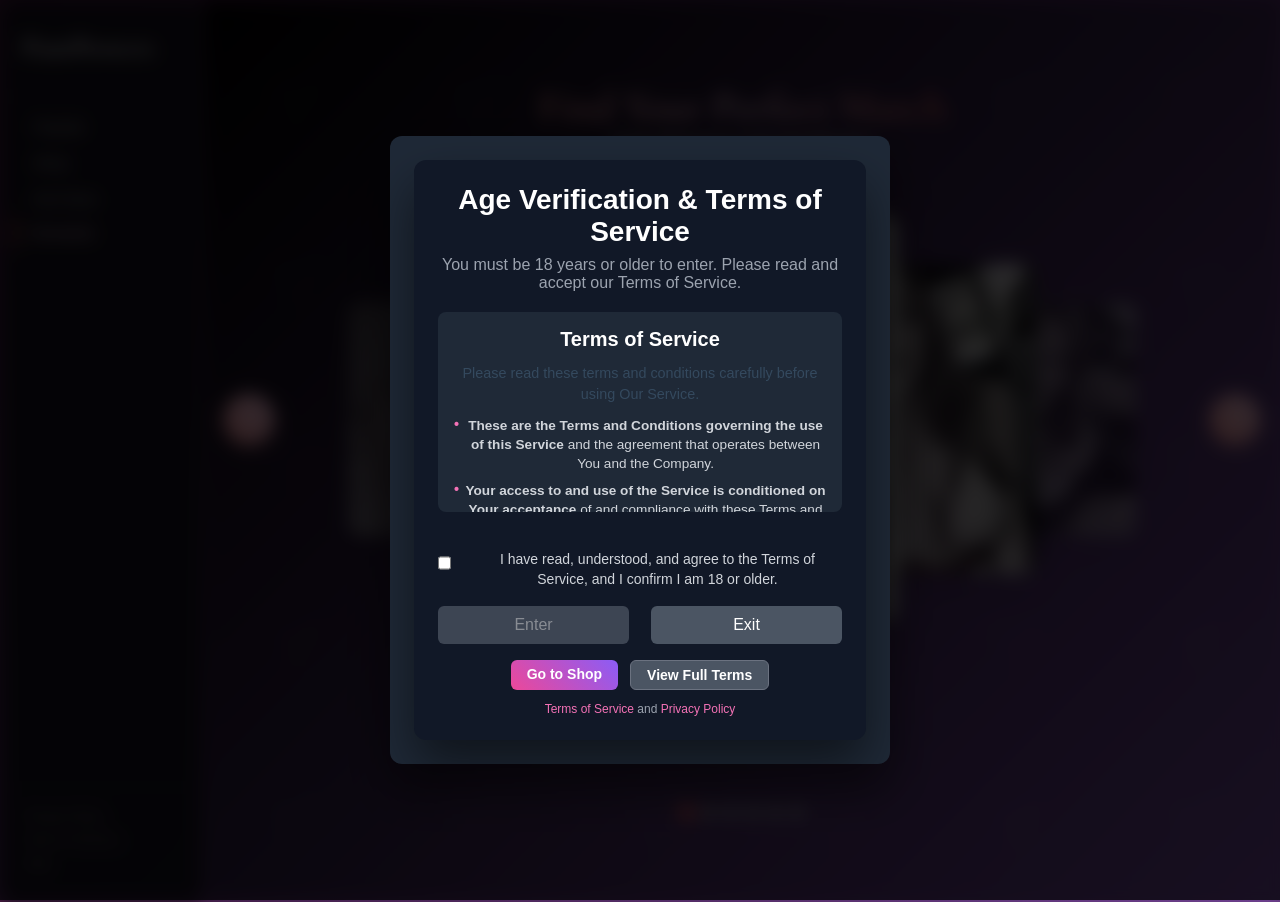
<file: Index.html>
<!DOCTYPE html>
<html lang="en">
<head>
    <meta charset="UTF-8">
    <meta name="viewport" content="width=device-width, initial-scale=1.0">
    <title>PamPowers - Premium Romantic Connections</title>
    <meta name="description" content="Discover meaningful romantic connections with PamPowers. Premium dating platform featuring verified profiles, personalized matchmaking, and exclusive romantic experiences. Join thousands finding love today.">
    <meta name="keywords" content="romance, porn, dating, love, relationships, PamPowers, premium dating, matchmaking, romantic connections, online dating, love platform, dating app, relationship advice, soulmate, romantic experiences">
    <meta name="author" content="PamPowers">
    <meta name="robots" content="index, follow, max-image-preview:large, max-snippet:-1, max-video-preview:-1">
    <meta name="googlebot" content="index, follow">
    <meta name="bingbot" content="index, follow">
    
    <!-- Open Graph / Facebook -->
    <meta property="og:type" content="website">
    <meta property="og:url" content="https://pampowers.com/">
    <meta property="og:title" content="PamPowers - Premium Romantic Connections & Dating Platform">
    <meta property="og:description" content="Discover meaningful romantic connections with PamPowers. Premium dating platform featuring verified profiles, personalized matchmaking, and exclusive romantic experiences.">
    <meta property="og:image" content="https://pampowers.com/picos/2.webp">
    <meta property="og:image:width" content="1200">
    <meta property="og:image:height" content="630">
    <meta property="og:site_name" content="PamPowers">
    <meta property="og:locale" content="en_US">
    
    <!-- Twitter -->
    <meta property="twitter:card" content="summary_large_image">
    <meta property="twitter:url" content="https://pampowers.com/">
    <meta property="twitter:title" content="PamPowers - Premium Romantic Connections & Dating Platform">
    <meta property="twitter:description" content="Discover meaningful romantic connections with PamPowers. Premium dating platform featuring verified profiles, personalized matchmaking, and exclusive romantic experiences.">
    <meta property="twitter:image" content="https://pampowers.com/picos/2.webp">
    
    <!-- Additional SEO Meta Tags -->
    <meta name="theme-color" content="#ff6b6b">
    <meta name="msapplication-TileColor" content="#ff6b6b">
    <meta name="apple-mobile-web-app-capable" content="yes">
    <meta name="apple-mobile-web-app-status-bar-style" content="black-translucent">
    <meta name="apple-mobile-web-app-title" content="Porn">
    
    <!-- Canonical URL -->
    <link rel="canonical" href="https://pampowers.com/">
    
    <!-- Structured Data -->
    <script type="application/ld+json">
    {
        "@context": "https://schema.org",
        "@type": "WebSite",
        "name": "PamPowers",
        "description": "Premium romantic connections and dating platform",
        "url": "https://pampowers.com/",
        "potentialAction": {
            "@type": "SearchAction",
            "target": "https://pampowers.com/search?q={search_term_string}",
            "query-input": "required name=search_term_string"
        }
    }
    </script>
    <link rel="preconnect" href="https://fonts.googleapis.com">
    <link rel="preconnect" href="https://fonts.gstatic.com" crossorigin>
    <link href="https://fonts.googleapis.com/css2?family=Cormorant+Garamond:ital,wght@0,700;0,800;0,900;1,700;1,800;1,900&family=DM+Sans:wght@400;500;600&display=swap" rel="stylesheet">
    <link rel="stylesheet" href="Style.css">
    <style>
        * {
            margin: 0;
            padding: 0;
            box-sizing: border-box;
        }

        body {
            font-family: 'DM Sans', system-ui, -apple-system, BlinkMacSystemFont, 'Segoe UI', sans-serif;
        }

        body {
            min-height: 100vh;
            display: flex;
            flex-direction: column;
            background: linear-gradient(135deg, #491943 0%, #764ba2 100%);
            overflow: hidden;
            color: #2c3e50;
        }
        .container {
            display: flex;
            height: 100vh;
            width: 100vw;
            transition: filter 0.3s ease;
        }
        .container.blur {
            filter: blur(8px);
            pointer-events: none;
        }
        /* Navbar – glass sidebar */
        .navbar {
            width: 15%;
            min-width: 200px;
            height: 100vh;
            display: flex;
            flex-direction: column;
            justify-content: space-between;
            background: rgba(18, 18, 28, 0.92);
            backdrop-filter: blur(24px);
            -webkit-backdrop-filter: blur(24px);
            padding: 28px 0;
            border-right: 1px solid rgba(255, 255, 255, 0.06);
            box-shadow: 4px 0 24px rgba(0, 0, 0, 0.2);
        }

        .logo {
            font-family: 'Cormorant Garamond', 'DM Sans', serif;
            font-size: 1.75rem;
            font-weight: 700;
            color: #fff;
            text-decoration: none;
            padding: 0 20px 32px;
            margin-bottom: 0;
            letter-spacing: 0.02em;
            border-bottom: 1px solid rgba(255, 255, 255, 0.08);
            transition: color 0.2s ease;
        }
        .logo:hover {
            color: #fecfef;
        }

        .nav-links {
            list-style: none;
            display: flex;
            flex-direction: column;
            padding: 12px 12px 0;
            margin: 0;
            width: 100%;
            gap: 0;
        }

        .nav-buttons {
            margin: 0;
            padding: 0;
            width: 100%;
        }

        .nav-buttons a {
            color: rgba(255, 255, 255, 0.75);
            text-decoration: none;
            font-size: 0.95rem;
            font-weight: 500;
            line-height: 1.2;
            display: flex;
            align-items: center;
            min-height: 32px;
            min-width: 44px;
            padding: 4px 14px;
            border-radius: 6px;
            transition: color 0.2s ease, background 0.2s ease, border-color 0.2s ease;
            position: relative;
            border-left: 3px solid transparent;
        }

        .nav-buttons a:hover {
            color: #fff;
            background: rgba(255, 255, 255, 0.06);
            border-left-color: #fecfef;
        }

        #A1 a {
            color: #fecfef;
            border-left-color: #ff6b6b;
        }
        #A1 a:hover {
            color: #fff;
            background: rgba(254, 207, 239, 0.12);
            border-left-color: #ff6b6b;
        }

        .nav-footer {
            margin-top: auto;
            width: 100%;
            padding: 16px 20px 0;
            border-top: 1px solid rgba(255, 255, 255, 0.06);
            position: sticky;
            bottom: 0;
            background: transparent;
            backdrop-filter: none;
            border-radius: 0;
        }
        .nav-click {
            list-style: none;
            display: flex;
            flex-direction: column;
            gap: 2px;
        }
        .nav-button a {
            color: rgba(255, 255, 255, 0.45);
            text-decoration: none;
            font-size: 0.8rem;
            padding: 6px 0;
            transition: color 0.2s ease;
        }
        .nav-button a:hover {
            color: rgba(255, 255, 255, 0.85);
        }
        
        .white {
            width: 85%;
            height: 100vh;
            background: linear-gradient(135deg, #000000 0%, #764ba2 100%);
            display: flex;
            flex-direction: column;
            align-items: center;
            justify-content: center;
            position: relative;
            color: rgb(44, 62, 125);
        }

        .white::before {
            content: '';
            position: absolute;
            top: 0;
            left: 0;
            right: 0;
            bottom: 0;
            background: url('data:image/svg+xml,<svg xmlns="http://www.w3.org/2000/svg" viewBox="0 0 100 100"><defs><pattern id="hearts" x="0" y="0" width="20" height="20" patternUnits="userSpaceOnUse"><text x="10" y="15" text-anchor="middle" font-size="12" fill="rgba(255,255,255,0.1)">♥</text></pattern></defs><rect width="100" height="100" fill="url(%23hearts)"/></svg>');
            opacity: 0.1;
            pointer-events: none;
        }
        .theflow {
            text-align: center;
        }
        .h51{
            color: #fff;
            font-family: 'Cormorant Garamond', 'DM Sans', serif;
            font-size: 2.6rem;
            font-weight: 800;
            text-shadow: 0 2px 10px rgba(0,0,0,0.3);
            background: linear-gradient(45deg, #ff9a9e, #fecfef, #ff6b6b);
            -webkit-background-clip: text;
            -webkit-text-fill-color: transparent;
            background-clip: text;
        }
        .h52{
            color: #ffffff;
            font-family: 'DM Sans', system-ui, -apple-system, BlinkMacSystemFont, 'Segoe UI', sans-serif;
            font-size: 1.1rem;
            font-weight: 400;
            text-shadow: 0 1px 5px rgba(0,0,0,0.2);
        }
        .carousel-container {
            width: 100%;
            max-width: 1200px;
            height: 450px;
            position: relative;
            perspective: 1000px;
            margin-top: 40px;
        }

        .carousel-track {
            width: 100%;
            height: 100%;
            display: flex;
            justify-content: center;
            align-items: center;
            position: relative;
            transform-style: preserve-3d;
            transition: transform 0.8s cubic-bezier(0.25, 0.46, 0.45, 0.94);
        }

        .card {
            position: absolute;
            width: 280px;
            height: 380px;
            background: white;
            border-radius: 20px;
            overflow: hidden;
            box-shadow: 0 20px 40px rgba(0, 0, 0, 0.1);
            transition: all 0.8s cubic-bezier(0.25, 0.46, 0.45, 0.94);
            cursor: pointer;
        }

        .card:hover {
            transform: scale(1.05);
            box-shadow: 0 25px 50px rgba(0, 0, 0, 0.15);
        }

        .card::after {
            content: "Double-click to contact";
            position: absolute;
            bottom: 10px;
            left: 50%;
            transform: translateX(-50%);
            background: rgba(0, 0, 0, 0.7);
            color: white;
            padding: 5px 10px;
            border-radius: 15px;
            font-size: 0.8rem;
            opacity: 0;
            transition: opacity 0.3s ease;
            pointer-events: none;
        }

        .card:hover::after {
            opacity: 1;
        }

        .card img {
            width: 100%;
            height: 100%;
            object-fit: cover;
            transition: all 0.8s cubic-bezier(0.25, 0.46, 0.45, 0.94);
        }
        .card img.img-failed {
            opacity: 0;
        }
        .card:has(img.img-failed) {
            background: linear-gradient(135deg, #491943 0%, #764ba2 100%);
        }

        .card.center {
            z-index: 10;
            transform: scale(1.1) translateZ(0);
        }

        .card.center img {
            filter: none;
        }

        .card.left-2, .card.right-2 {
            z-index: 1;
            transform: translateX(-400px) scale(0.8) translateZ(-300px);
            opacity: 0.5;
        }
        .card.right-2 {
            transform: translateX(400px) scale(0.8) translateZ(-300px);
        }

        .card.left-1, .card.right-1 {
            z-index: 5;
            transform: translateX(-200px) scale(0.9) translateZ(-100px);
            opacity: 0.8;
        }
        .card.right-1 {
            transform: translateX(200px) scale(0.9) translateZ(-100px);
        }

        .card.left-1 img, .card.left-2 img, .card.right-1 img, .card.right-2 img {
            filter: grayscale(80%);
        }

        .card.hidden {
            opacity: 0;
            pointer-events: none;
        }

        .member-info {
            text-align: center;
            margin-top: 40px;
            transition: all 0.5s ease-out;
        } 
        .member-name {
            font-family: 'Cormorant Garamond', 'DM Sans', serif;
            color: #fff;
            font-size: 2.6rem;
            font-weight: 800;
            margin-bottom: 5px;
            position: relative;
            display: inline-block;
            text-shadow: 0 2px 10px rgba(0,0,0,0.3);
        }

        .member-role {
            color: #ff9a9e;
            font-size: 1.2rem;
            font-weight: 500;
            text-transform: uppercase;
            letter-spacing: 0.1em;
            text-shadow: 0 1px 5px rgba(0,0,0,0.2);
        }
        .dots {
            display: flex;
            justify-content: center;
            gap: 10px;
            margin-top: 40px;
        }

        .dot {
            width: 12px;
            height: 12px;
            border-radius: 50%;
            background: #bdc3c7;
            cursor: pointer;
            transition: all 0.3s ease;
        }

        .dot.active {
            background: #ff6b6b;
            transform: scale(1.2);
            box-shadow: 0 0 10px rgba(255, 107, 107, 0.5);
        }

        .nav-arrow {
            position: absolute;
            top: 50%;
            transform: translateY(-50%);
            background: linear-gradient(45deg, #ff9a9e, #fecfef);
            color: #fff;
            width: 50px;
            height: 50px;
            border-radius: 50%;
            display: flex;
            align-items: center;
            justify-content: center;
            cursor: pointer;
            z-index: 20;
            transition: all 0.3s ease;
            font-size: 1.8rem;
            border: none;
            outline: none;
            box-shadow: 0 4px 15px rgba(255, 154, 158, 0.4);
        }

        .nav-arrow:hover {
            background: linear-gradient(45deg, #ff6b6b, #ee5a24);
            color: #ffffff;
            transform: translateY(-50%) scale(1.1);
            box-shadow: 0 6px 20px rgba(255, 107, 107, 0.6);
        }

        .nav-arrow.left {
            left: 20px;
        }

        .nav-arrow.right {
            right: 20px;
        }

        .age-gate-overlay {
            position: fixed;
            top: 0;
            left: 0;
            width: 100%;
            height: 100%;
            background-color: rgba(0, 0, 0, 0.8);
            z-index: 10000;
            display: flex;
            justify-content: center;
            align-items: center;
            backdrop-filter: blur(5px);
            transition: opacity 0.3s ease, visibility 0.3s ease;
        }

        .age-gate-modal {
            background-color: #ffffff;
            padding: 30px;
            border-radius: 10px;
            text-align: center;
            width: 90%;
            max-width: 500px;
            box-shadow: 0 5px 15px rgba(0,0,0,0.3);
        }

        .age-gate-modal h2 {
            font-size: 1.8rem;
            font-weight: 700;
            color: #2c3e50;
            margin-bottom: 15px;
        }

        .age-gate-modal p {
            font-size: 1rem;
            color: #34495e;
            margin-bottom: 20px;
        }
        
        .tos-container {
            height: 150px;
            overflow-y: scroll;
            border: 1px solid #dfe6e9;
            padding: 10px;
            margin-bottom: 20px;
            text-align: left;
            font-size: 0.8rem;
            color: #7f8c8d;
            background-color: #fafafa;
            border-radius: 5px;
        }

        .age-gate-form {
            display: flex;
            align-items: center;
            justify-content: center;
            margin-bottom: 20px;
        }

        .age-gate-form input[type="checkbox"] {
            margin-right: 10px;
            width: 18px;
            height: 18px;
        }

        .age-gate-buttons button {
            padding: 12px 30px;
            border: none;
            border-radius: 8px;
            font-size: 1rem;
            font-weight: 500;
            cursor: pointer;
            transition: all 0.3s ease;
        }

        #enter-button {
            background-color: #27ae60;
            color: white;
        }

        #enter-button:disabled {
            background-color: #bdc3c7;
            cursor: not-allowed;
        }

        #exit-button {
            background-color: #c0392b;
            color: white;
            margin-left: 10px;
        }
        #exit-button:hover {
            background-color: #e74c3c;
        }

        .age-gate-overlay.hidden {
            opacity: 0;
            visibility: hidden;
        }

        /* Custom checkbox styling */
        #terms-checkbox {
            width: 18px;
            height: 18px;
            margin-right: 10px;
            cursor: pointer;
            accent-color: #ff6b6b;
        }

        #terms-checkbox:disabled {
            opacity: 0.5;
            cursor: not-allowed;
        }

        #terms-checkbox:not(:disabled) {
            opacity: 1;
            cursor: pointer;
        }

        #enter-button:disabled {
            opacity: 0.5;
            cursor: not-allowed;
            background-color: #6b7280 !important;
        }

        #enter-button:not(:disabled) {
            opacity: 1;
            cursor: pointer;
        }

        /* Custom scrollbar for terms section */
        .age-gate-modal::-webkit-scrollbar {
            width: 8px;
        }

        .age-gate-modal::-webkit-scrollbar-track {
            background: #374151;
            border-radius: 4px;
        }

        .age-gate-modal::-webkit-scrollbar-thumb {
            background: #6b7280;
            border-radius: 4px;
        }

        .age-gate-modal::-webkit-scrollbar-thumb:hover {
            background: #9ca3af;
        }

        @media (max-width: 768px) {
            body {
                overflow-x: hidden;
                overflow-y: auto;
                -webkit-overflow-scrolling: touch;
            }

            .container {
                flex-direction: column;
                height: auto;
                min-height: 100vh;
                overflow-x: hidden;
            }

            .navbar {
                width: 100%;
                min-width: unset;
                height: auto;
                min-height: auto;
                flex-direction: row;
                flex-wrap: wrap;
                padding: 12px 16px;
                border-right: none;
                border-bottom: 1px solid rgba(255, 255, 255, 0.06);
                justify-content: center;
                align-items: center;
                gap: 8px;
            }

            .logo {
                font-family: 'Cormorant Garamond', 'DM Sans', serif;
                font-size: 1.75rem;
                font-weight: 700;
                margin-bottom: 0;
                padding: 0 0 10px;
                border-bottom: none;
                order: 1;
                width: 100%;
                text-align: center;
            }

            .nav-links {
                display: flex;
                flex-direction: row;
                flex-wrap: wrap;
                justify-content: center;
                gap: 6px;
                padding: 0;
                order: 2;
                width: 100%;
                margin-top: 2px;
            }

            .nav-buttons {
                margin: 0;
            }
            .nav-buttons a {
                font-size: 0.95rem;
                font-weight: 500;
                line-height: 1.2;
                padding: 8px 14px;
                min-height: 44px;
                min-width: 44px;
                box-sizing: border-box;
                border-left: none;
                border-radius: 20px;
            }
            .nav-buttons a:hover {
                border-left: none;
                background: rgba(255, 255, 255, 0.1);
            }
            #A1 a {
                border-left: none;
            }

            .nav-footer {
                order: 3;
                width: 100%;
                margin-top: 8px;
                padding: 8px 0 0;
                position: static;
                border-top: 1px solid rgba(255, 255, 255, 0.06);
            }

            .nav-click {
                display: flex;
                flex-wrap: wrap;
                justify-content: center;
                gap: 10px 16px;
            }
            .nav-button a {
                padding: 4px 0;
            }

            .white {
                width: 100%;
                height: auto;
                min-height: auto;
                padding: 20px 16px;
                overflow-x: hidden;
                order: 1;
            }

            .navbar {
                order: 2;
                border-bottom: none;
                border-top: 1px solid rgba(255, 255, 255, 0.06);
            }

            .h51 {
                font-size: 1.8rem;
            }

            .h52 {
                font-size: 0.95rem;
            }

            .carousel-container {
                height: 320px;
                margin-top: 24px;
                overflow: hidden;
            }

            .card {
                width: 200px;
                height: 280px;
            }

            .card.left-2 {
                transform: translateX(-250px) scale(0.8) translateZ(-300px);
            }

            .card.left-1 {
                transform: translateX(-120px) scale(0.9) translateZ(-100px);
            }

            .card.right-1 {
                transform: translateX(120px) scale(0.9) translateZ(-100px);
            }

            .card.right-2 {
                transform: translateX(250px) scale(0.8) translateZ(-300px);
            }

            .member-info {
                margin-top: 24px;
            }

            .member-name {
                font-size: 1.6rem;
            }

            .member-role {
                font-size: 0.9rem;
            }

            .dots {
                margin-top: 24px;
            }

            .nav-arrow {
                width: 36px;
                height: 36px;
                font-size: 1.4rem;
            }

            .nav-arrow.left {
                left: 8px;
            }

            .nav-arrow.right {
                right: 8px;
            }
            
            /* Mobile age gate adjustments */
            .age-gate-modal {
                max-height: 95vh !important;
                padding: 16px !important;
                width: 95% !important;
            }
            
            .age-gate-modal > div {
                padding: 16px !important;
            }
        }

        @media (max-width: 480px) {
            .carousel-container {
                overflow: hidden;
            }

            .h51 {
                font-size: 1.5rem;
            }

            .h52 {
                font-size: 0.85rem;
            }

            .carousel-container {
                height: 280px;
                margin-top: 16px;
            }

            .card {
                width: 160px;
                height: 220px;
            }

            .card.left-2 {
                transform: translateX(-180px) scale(0.7) translateZ(-300px);
            }

            .card.left-1 {
                transform: translateX(-90px) scale(0.85) translateZ(-100px);
            }

            .card.right-1 {
                transform: translateX(90px) scale(0.85) translateZ(-100px);
            }

            .card.right-2 {
                transform: translateX(180px) scale(0.7) translateZ(-300px);
            }

            .member-name {
                font-size: 1.4rem;
            }

            .member-role {
                font-size: 0.8rem;
            }

            .nav-buttons a {
                font-size: 0.8rem;
                padding: 6px 10px;
            }
        }
    </style>
</head>
<body>
    <div id="age-gate-overlay" class="age-gate-overlay">
        <div id="age-gate-modal" class="age-gate-modal" style="background-color: #1f2937; padding: 24px; border-radius: 12px; text-align: center; width: 90%; max-width: 500px; max-height: 90vh; overflow-y: auto; box-shadow: 0 25px 50px rgba(0,0,0,0.5); position: relative; z-index: 10002;">
            <div style="margin: 0; width: 100%; border-radius: 12px; background-color: #111827; padding: 24px; color: white; box-shadow: 0 25px 50px rgba(0,0,0,0.5);">
                <div style="margin-bottom: 20px; text-align: center;">
                    <h2 style="font-size: 1.75rem; font-weight: 600; color: white; margin: 0 0 8px 0;">Age Verification & Terms of Service</h2>
                    <p style="font-size: 1rem; color: #9ca3af; margin: 0;">You must be 18 years or older to enter. Please read and accept our Terms of Service.</p>
                </div>
                
                <div style="margin-bottom: 20px;">
                    <div style="border-radius: 8px; padding: 16px; background-color: #1f2937; max-height: 200px; overflow-y: auto;">
                        <div style="color: #d1d5db;">
                            <h3 style="font-size: 1.25rem; font-weight: 600; color: white; margin: 0 0 12px 0;">Terms of Service</h3>
                            <p style="line-height: 1.4; margin: 0 0 12px 0; font-size: 0.9rem;">Please read these terms and conditions carefully before using Our Service.</p>
                            
                            <div style="margin: 12px 0;">
                                <div style="display: flex; align-items: flex-start; gap: 6px; margin-bottom: 8px;">
                                    <span style="font-weight: bold; color: #f472b6; font-size: 0.9rem;">•</span>
                                    <div style="font-size: 0.85rem; line-height: 1.4;">
                                        <span style="font-weight: bold;">These are the Terms and Conditions governing the use of this Service</span> and the agreement that operates between You and the Company.
                                    </div>
                                </div>
                                <div style="display: flex; align-items: flex-start; gap: 6px; margin-bottom: 8px;">
                                    <span style="font-weight: bold; color: #f472b6; font-size: 0.9rem;">•</span>
                                    <div style="font-size: 0.85rem; line-height: 1.4;">
                                        <span style="font-weight: bold;">Your access to and use of the Service is conditioned on Your acceptance</span> of and compliance with these Terms and Conditions.
                                    </div>
                                </div>
                                <div style="display: flex; align-items: flex-start; gap: 6px; margin-bottom: 8px;">
                                    <span style="font-weight: bold; color: #f472b6; font-size: 0.9rem;">•</span>
                                    <div style="font-size: 0.85rem; line-height: 1.4;">
                                        <span style="font-weight: bold;">By accessing or using the Service You agree to be bound by these Terms and Conditions.</span>
                                    </div>
                                </div>
                                <div style="display: flex; align-items: flex-start; gap: 6px;">
                                    <span style="font-weight: bold; color: #f472b6; font-size: 0.9rem;">•</span>
                                    <div style="font-size: 0.85rem; line-height: 1.4;">
                                        <span style="font-weight: bold;">All the members are fake profiles.</span> You must be 18+ to use this Service.
                                    </div>
                                </div>
                            </div>
                        </div>
                    </div>
                </div>
                <br>

                <div style="margin-bottom: 16px;">
                    <label style="display: flex; align-items: flex-start; gap: 12px; cursor: pointer;">
                        <input id="terms-checkbox" type="checkbox" disabled style="margin-top: 4px;" onchange="handleCheckboxChange(this)">
                        <p style="color: #d1d5db; font-size: 14px; line-height: 1.4; margin: 0;">I have read, understood, and agree to the Terms of Service, and I confirm I am 18 or older.</p>
                    </label>
                </div>
                
                <div style="display: flex; gap: 12px; margin-bottom: 16px;">
                    <button id="enter-button" disabled onclick="handleEnterClick()" style="flex: 1; padding: 10px 20px; border-radius: 6px; font-size: 16px; font-weight: 500; color: white; border: none; cursor: not-allowed; background-color: #6b7280; transition: all 0.2s; z-index: 10001; position: relative;">
                        Enter
                    </button>
                    <button id="exit-button" onclick="handleExitClick()" style="flex: 1; padding: 10px 20px; border-radius: 6px; font-size: 16px; font-weight: 500; color: white; border: none; cursor: pointer; background-color: #4b5563; transition: all 0.2s; z-index: 10001; position: relative;" onmouseover="this.style.backgroundColor='#374151'" onmouseout="this.style.backgroundColor='#4b5563'">
                        Exit
                    </button>
                </div>
                
                <div style="margin-bottom: 12px; display: flex; gap: 12px; justify-content: center;">
                    <a href="Shop.html" style="padding: 6px 16px; border-radius: 6px; background: linear-gradient(45deg, #ec4899, #8b5cf6); color: white; font-weight: 600; text-decoration: none; font-size: 14px; transition: all 0.2s;" onmouseover="this.style.transform='scale(1.05)'" onmouseout="this.style.transform='scale(1)'">
                        Go to Shop
                    </a>
                    <a href="terms.html" style="padding: 6px 16px; border-radius: 6px; background-color: #4b5563; color: white; font-weight: 600; text-decoration: none; border: 1px solid #6b7280; font-size: 14px; transition: all 0.2s;" onmouseover="this.style.backgroundColor='#374151'" onmouseout="this.style.backgroundColor='#4b5563'">
                        View Full Terms
                    </a>
                </div>
                
                <div style="text-align: center; font-size: 12px; color: #9ca3af;">
                    <a href="terms.html" style="color: #f472b6; text-decoration: none;" onmouseover="this.style.textDecoration='underline'" onmouseout="this.style.textDecoration='none'">Terms of Service</a>
                    <span> and </span>
                    <a href="#" style="color: #f472b6; text-decoration: none;" onmouseover="this.style.textDecoration='underline'" onmouseout="this.style.textDecoration='none'">Privacy Policy</a>
                </div>
            </div>
        </div>
    </div>

    <div class="container">
        <nav class="navbar">
            <a href="Index.html" class="logo" aria-label="PamPowers Home">PamPowers</a>
            <ul class="nav-links">
                <li class="nav-buttons" id="A4"><a href="popular.html">Popular</a></li>
                <li class="nav-buttons" id="A3"><a href="Shop.html">Shop</a></li>
                <li class="nav-buttons" id="A2"><a href="Beta.html">Hot Ones</a></li>
                <li class="nav-buttons" id="A1"><a href="#romantic">Romantic</a></li>
            </ul>
            <div class="nav-footer">
                <ul class="nav-click">
                    <li class="nav-button"><a href="#">Privacy Policy</a></li>
                    <li class="nav-button"><a href="terms.html">Terms of Service</a></li>
                    <li class="nav-button"><a href="#">Help</a></li>
                </ul>
            </div>
        </nav>
        <div class="white" id="romantic">
            <div class="theflow">
                <h1 class="h51">Find Your Perfect Match</h1>
                <h2 class="h52">Enjoy Romance with PamPowers</h2>
            </div>
            <div class="carousel-container">
                <button class="nav-arrow left" type="button" aria-label="Previous profile">‹</button>
                <div class="carousel-track">
                    <div class="card" data-index="0">
                        <img src="picos/2.webp" srcset="picos/2.webp 280w" sizes="(max-width: 480px) 160px, (max-width: 768px) 200px, 280px" width="280" height="380" alt="Pamela Rose - Romance Specialist" fetchpriority="high" onerror="this.classList.add('img-failed')">
                    </div>
                    <div class="card" data-index="1">
                        <img src="picos/22.webp" srcset="picos/22.webp 280w" sizes="(max-width: 480px) 160px, (max-width: 768px) 200px, 280px" width="280" height="380" alt="Profile - Romance Specialist" loading="lazy" onerror="this.classList.add('img-failed')">
                    </div>
                    <div class="card" data-index="2">
                        <img src="picos/23.webp" srcset="picos/23.webp 280w" sizes="(max-width: 480px) 160px, (max-width: 768px) 200px, 280px" width="280" height="380" alt="Profile - Romance Specialist" loading="lazy" onerror="this.classList.add('img-failed')">
                    </div>
                    <div class="card" data-index="3">
                        <img src="picos/a.jpg" srcset="picos/a.jpg 280w" sizes="(max-width: 480px) 160px, (max-width: 768px) 200px, 280px" width="280" height="380" alt="Profile - Romance Specialist" loading="lazy" onerror="this.classList.add('img-failed')">
                    </div>
                    <div class="card" data-index="4">
                        <img src="picos/b.jpg" srcset="picos/b.jpg 280w" sizes="(max-width: 480px) 160px, (max-width: 768px) 200px, 280px" width="280" height="380" alt="Profile - Romance Specialist" loading="lazy" onerror="this.classList.add('img-failed')">
                    </div>
                    <div class="card" data-index="5">
                        <img src="picos/c.jpg" srcset="picos/c.jpg 280w" sizes="(max-width: 480px) 160px, (max-width: 768px) 200px, 280px" width="280" height="380" alt="Profile - Romance Specialist" loading="lazy" onerror="this.classList.add('img-failed')">
                    </div>
                </div>
                <button class="nav-arrow right" type="button" aria-label="Next profile">›</button>
            </div>
            <div class="member-info">
                <h3 class="member-name">Pamela Rose</h3>
                <p class="member-role">Romance Specialist</p>
            </div>
            <div class="dots">
                <div class="dot active" data-index="0"></div>
                <div class="dot" data-index="1"></div>
                <div class="dot" data-index="2"></div>
                <div class="dot" data-index="3"></div>
                <div class="dot" data-index="4"></div>
                <div class="dot" data-index="5"></div>
            </div>
        </div>
    </div>
    <!-- Fallback checkbox handler -->
    <script>
        function handleCheckboxChange(checkbox) {
            console.log('Checkbox changed:', checkbox.checked);
            const enterButton = document.getElementById('enter-button');
            if (enterButton) {
                enterButton.disabled = !checkbox.checked;
                if (checkbox.checked) {
                    enterButton.style.opacity = '1';
                    enterButton.style.cursor = 'pointer';
                    enterButton.style.backgroundColor = '#ec4899';
                } else {
                    enterButton.style.opacity = '0.5';
                    enterButton.style.cursor = 'not-allowed';
                    enterButton.style.backgroundColor = '#6b7280';
                }
            }
        }
        
        function handleEnterClick() {
            console.log('Enter button clicked');
            const checkbox = document.getElementById('terms-checkbox');
            if (checkbox && checkbox.checked) {
                // Store that user has accepted terms
                localStorage.setItem('termsAccepted', 'true');
                const overlay = document.getElementById('age-gate-overlay');
                const container = document.querySelector('.container');
                if (overlay) overlay.classList.add('hidden');
                if (container) container.classList.remove('blur');
            } else {
                alert('Please accept the terms and conditions first.');
            }
        }
        
        function handleExitClick() {
            console.log('Exit button clicked');
            // Redirect to Google
            window.location.href = 'https://www.google.com';
        }
        
        // Enable checkbox after 2 seconds as fallback
        setTimeout(function() {
            const checkbox = document.getElementById('terms-checkbox');
            if (checkbox && checkbox.disabled) {
                checkbox.disabled = false;
                checkbox.style.opacity = '1';
                console.log('Checkbox enabled');
            }
        }, 2000);
        
        // Debug: Log when page loads
        console.log('Age gate page loaded');
        console.log('Enter button:', document.getElementById('enter-button'));
        console.log('Exit button:', document.getElementById('exit-button'));
        console.log('Checkbox:', document.getElementById('terms-checkbox'));
    </script>
    
    <script src="Index.js"></script>
</body>
</html>
</file>
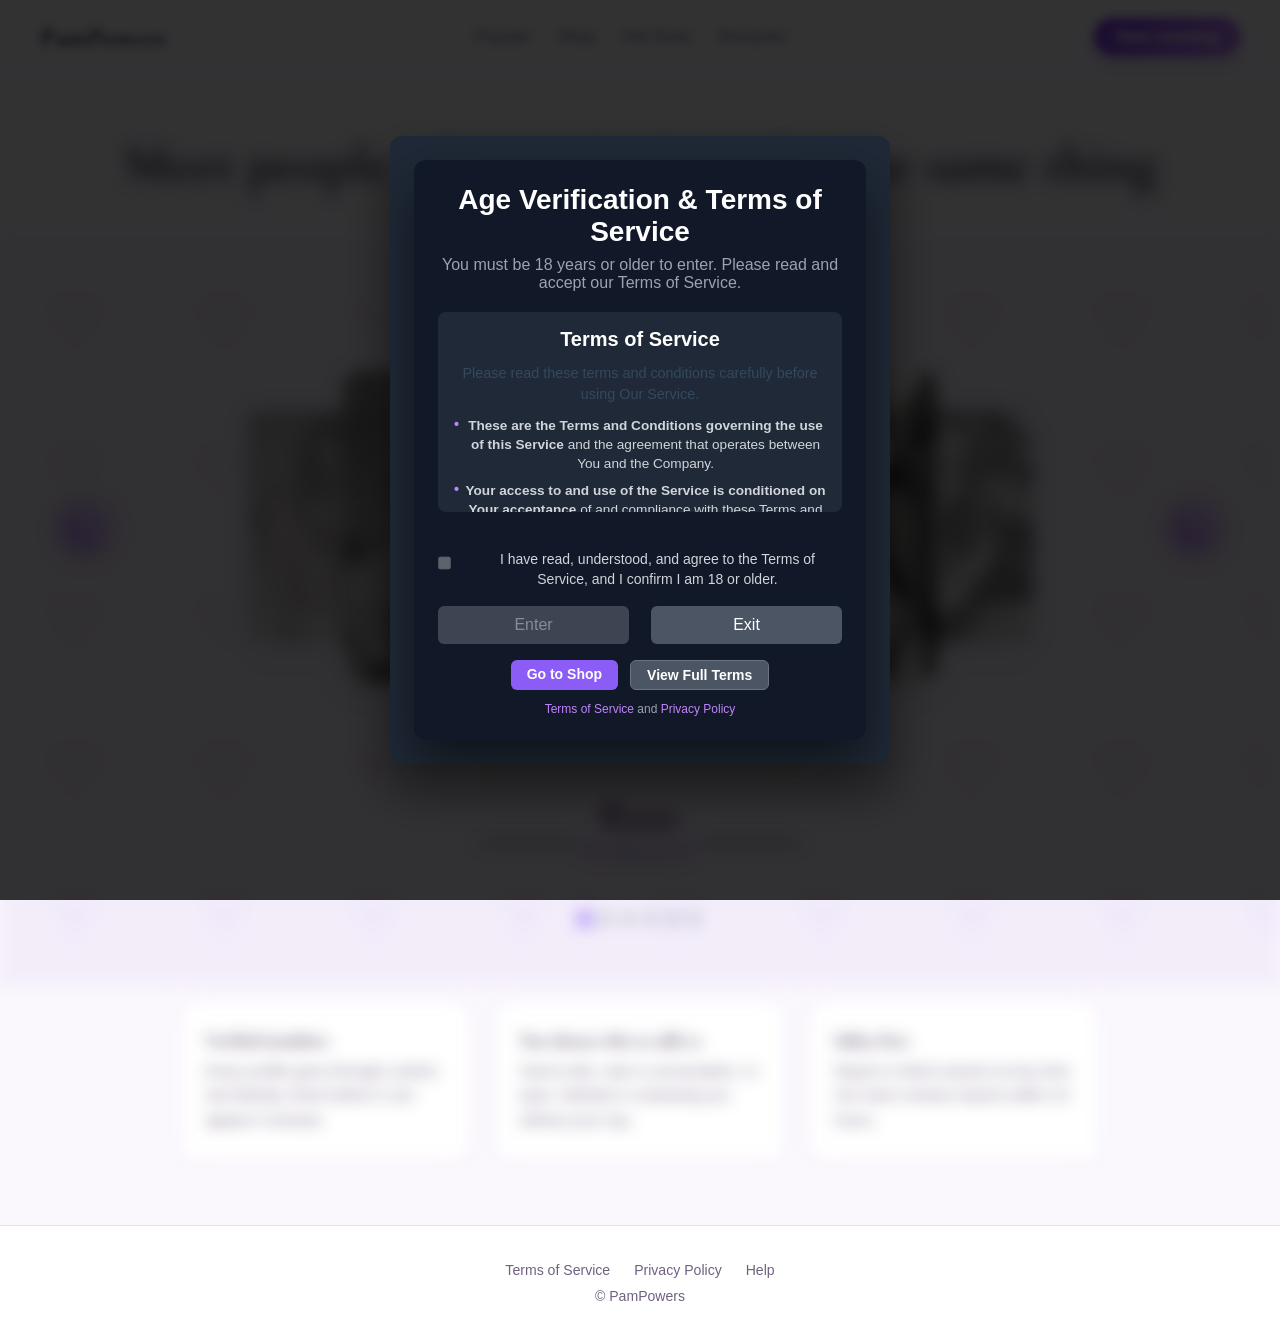
<file: index.html>
<!DOCTYPE html>
<html lang="en">
<head>
    <meta charset="UTF-8">
    <meta name="viewport" content="width=device-width, initial-scale=1.0">
    <title>PamPowers - Premium Romantic Connections</title>
    <meta name="description" content="Discover meaningful romantic connections with PamPowers. Premium dating platform featuring verified profiles, personalized matchmaking, and exclusive romantic experiences. Join thousands finding love today.">
    <meta name="keywords" content="romance, dating, love, relationships, PamPowers, premium dating, matchmaking, romantic connections, online dating, love platform, dating app, relationship advice, soulmate, romantic experiences">
    <meta name="author" content="PamPowers">
    <meta name="robots" content="index, follow, max-image-preview:large, max-snippet:-1, max-video-preview:-1">
    <meta name="googlebot" content="index, follow">
    <meta name="bingbot" content="index, follow">
    
    <!-- Open Graph / Facebook -->
    <meta property="og:type" content="website">
    <meta property="og:url" content="https://pampowers.shop/">
    <meta property="og:title" content="PamPowers - Premium Romantic Connections & Dating Platform">
    <meta property="og:description" content="Discover meaningful romantic connections with PamPowers. Premium dating platform featuring verified profiles, personalized matchmaking, and exclusive romantic experiences.">
    <meta property="og:image" content="https://pampowers.shop/picos/2.webp">
    <meta property="og:image:width" content="1200">
    <meta property="og:image:height" content="630">
    <meta property="og:site_name" content="PamPowers">
    <meta property="og:locale" content="en_US">
    
    <!-- Twitter -->
    <meta property="twitter:card" content="summary_large_image">
    <meta property="twitter:url" content="https://pampowers.shop/">
    <meta property="twitter:title" content="PamPowers - Premium Romantic Connections & Dating Platform">
    <meta property="twitter:description" content="Discover meaningful romantic connections with PamPowers. Premium dating platform featuring verified profiles, personalized matchmaking, and exclusive romantic experiences.">
    <meta property="twitter:image" content="https://pampowers.shop/picos/2.webp">
    
    <!-- Additional SEO Meta Tags -->
    <meta name="theme-color" content="#a78bfa">
    <meta name="msapplication-TileColor" content="#a78bfa">
    <meta name="apple-mobile-web-app-capable" content="yes">
    <meta name="apple-mobile-web-app-status-bar-style" content="black-translucent">
    <meta name="apple-mobile-web-app-title" content="PamPowers">
    
    <!-- Canonical URL -->
    <link rel="canonical" href="https://pampowers.shop/">
    
    <!-- Structured Data -->
    <script type="application/ld+json">
    {
        "@context": "https://schema.org",
        "@type": "WebSite",
        "name": "PamPowers",
        "description": "Premium romantic connections and dating platform",
        "url": "https://pampowers.shop/",
        "potentialAction": {
            "@type": "SearchAction",
            "target": "https://pampowers.shop/search?q={search_term_string}",
            "query-input": "required name=search_term_string"
        }
    }
    </script>
    <link rel="preconnect" href="https://fonts.googleapis.com">
    <link rel="preconnect" href="https://fonts.gstatic.com" crossorigin>
    <link href="https://fonts.googleapis.com/css2?family=Cormorant+Garamond:ital,wght@0,700;0,800;0,900;1,700;1,800;1,900&family=DM+Sans:wght@400;500;600&display=swap" rel="stylesheet">
    <link rel="stylesheet" href="Style.css">
    <style>
        * {
            margin: 0;
            padding: 0;
            box-sizing: border-box;
        }

        body {
            font-family: 'DM Sans', system-ui, -apple-system, BlinkMacSystemFont, 'Segoe UI', sans-serif;
        }

        body {
            min-height: 100vh;
            display: flex;
            flex-direction: column;
            background: linear-gradient(135deg, #2e1065 0%, #6d28d9 100%);
            overflow: hidden;
            color: #2c3e50;
        }
        .container {
            display: flex;
            height: 100vh;
            width: 100vw;
            transition: filter 0.3s ease;
        }
        .container.blur {
            filter: blur(8px);
            pointer-events: none;
        }
        /* Navbar – glass sidebar */
        .navbar {
            width: 15%;
            min-width: 200px;
            height: 100vh;
            display: flex;
            flex-direction: column;
            justify-content: space-between;
            background: rgba(18, 18, 28, 0.92);
            backdrop-filter: blur(24px);
            -webkit-backdrop-filter: blur(24px);
            padding: 28px 0;
            border-right: 1px solid rgba(255, 255, 255, 0.06);
            box-shadow: 4px 0 24px rgba(0, 0, 0, 0.2);
        }

        .logo {
            font-family: 'Cormorant Garamond', 'DM Sans', serif;
            font-size: 1.75rem;
            font-weight: 700;
            color: #fff;
            text-decoration: none;
            padding: 0 20px 32px;
            margin-bottom: 0;
            letter-spacing: 0.02em;
            border-bottom: 1px solid rgba(255, 255, 255, 0.08);
            transition: color 0.2s ease;
        }
        .logo:hover {
            color: #e9d5ff;
        }

        .nav-links {
            list-style: none;
            display: flex;
            flex-direction: column;
            padding: 12px 12px 0;
            margin: 0;
            width: 100%;
            gap: 0;
        }

        .nav-buttons {
            margin: 0;
            padding: 0;
            width: 100%;
        }

        .nav-buttons a {
            color: rgba(255, 255, 255, 0.75);
            text-decoration: none;
            font-size: 0.95rem;
            font-weight: 500;
            line-height: 1.2;
            display: flex;
            align-items: center;
            min-height: 32px;
            min-width: 44px;
            padding: 4px 14px;
            border-radius: 6px;
            transition: color 0.2s ease, background 0.2s ease, border-color 0.2s ease;
            position: relative;
            border-left: 3px solid transparent;
        }

        .nav-buttons a:hover {
            color: #fff;
            background: rgba(255, 255, 255, 0.06);
            border-left-color: #e9d5ff;
        }

        #A1 a {
            color: #e9d5ff;
            border-left-color: #a78bfa;
        }
        #A1 a:hover {
            color: #fff;
            background: rgba(167, 139, 250, 0.15);
            border-left-color: #a78bfa;
        }

        .nav-footer {
            margin-top: auto;
            width: 100%;
            padding: 16px 20px 0;
            border-top: 1px solid rgba(255, 255, 255, 0.06);
            position: sticky;
            bottom: 0;
            background: transparent;
            backdrop-filter: none;
            border-radius: 0;
        }
        .nav-click {
            list-style: none;
            display: flex;
            flex-direction: column;
            gap: 2px;
        }
        .nav-button a {
            color: rgba(255, 255, 255, 0.45);
            text-decoration: none;
            font-size: 0.8rem;
            padding: 6px 0;
            transition: color 0.2s ease;
        }
        .nav-button a:hover {
            color: rgba(255, 255, 255, 0.85);
        }
        
        .white {
            width: 85%;
            height: 100vh;
            background: transparent;
            display: flex;
            flex-direction: column;
            align-items: center;
            justify-content: center;
            position: relative;
            color: rgb(44, 62, 125);
        }

        .white::before {
            content: '';
            position: absolute;
            top: 0;
            left: 0;
            right: 0;
            bottom: 0;
            background: url('data:image/svg+xml,<svg xmlns="http://www.w3.org/2000/svg" viewBox="0 0 100 100"><defs><pattern id="hearts" x="0" y="0" width="20" height="20" patternUnits="userSpaceOnUse"><text x="10" y="15" text-anchor="middle" font-size="12" fill="rgba(139,92,246,0.5)">♥</text></pattern></defs><rect width="100" height="100" fill="url(%23hearts)"/></svg>');
            opacity: 0.06;
            pointer-events: none;
        }
        .theflow {
            text-align: center;
        }
        .h51{
            color: #fff;
            font-family: 'Cormorant Garamond', 'DM Sans', serif;
            font-size: 2.6rem;
            font-weight: 800;
            text-shadow: 0 2px 10px rgba(0,0,0,0.3);
            background: linear-gradient(45deg, #c084fc, #e9d5ff, #a78bfa);
            -webkit-background-clip: text;
            -webkit-text-fill-color: transparent;
            background-clip: text;
        }
        .h52{
            color: #ffffff;
            font-family: 'DM Sans', system-ui, -apple-system, BlinkMacSystemFont, 'Segoe UI', sans-serif;
            font-size: 1.1rem;
            font-weight: 400;
            text-shadow: 0 1px 5px rgba(0,0,0,0.2);
        }
        .carousel-container {
            width: 100%;
            max-width: 1200px;
            height: 450px;
            position: relative;
            perspective: 1000px;
            margin-top: 40px;
        }

        .carousel-track {
            width: 100%;
            height: 100%;
            display: flex;
            justify-content: center;
            align-items: center;
            position: relative;
            transform-style: preserve-3d;
            transition: transform 0.8s cubic-bezier(0.25, 0.46, 0.45, 0.94);
        }

        .card {
            position: absolute;
            width: 280px;
            height: 380px;
            background: white;
            border-radius: 20px;
            overflow: hidden;
            box-shadow: 0 20px 40px rgba(0, 0, 0, 0.1);
            transition: all 0.8s cubic-bezier(0.25, 0.46, 0.45, 0.94);
            cursor: pointer;
        }

        .card:hover {
            transform: scale(1.05);
            box-shadow: 0 25px 50px rgba(0, 0, 0, 0.15);
        }

        .card::after {
            content: "Double-click to contact";
            position: absolute;
            bottom: 10px;
            left: 50%;
            transform: translateX(-50%);
            background: rgba(0, 0, 0, 0.7);
            color: white;
            padding: 5px 10px;
            border-radius: 15px;
            font-size: 0.8rem;
            opacity: 0;
            transition: opacity 0.3s ease;
            pointer-events: none;
        }

        .card:hover::after {
            opacity: 1;
        }

        .card img {
            width: 100%;
            height: 100%;
            object-fit: cover;
            transition: all 0.8s cubic-bezier(0.25, 0.46, 0.45, 0.94);
        }
        .card img.img-failed {
            opacity: 0;
        }
        .card:has(img.img-failed) {
            background: linear-gradient(135deg, #2e1065 0%, #6d28d9 100%);
        }

        .card.center {
            z-index: 10;
            transform: scale(1.1) translateZ(0);
        }

        .card.center img {
            filter: none;
        }

        .card.left-2, .card.right-2 {
            z-index: 1;
            transform: translateX(-400px) scale(0.8) translateZ(-300px);
            opacity: 0.5;
        }
        .card.right-2 {
            transform: translateX(400px) scale(0.8) translateZ(-300px);
        }

        .card.left-1, .card.right-1 {
            z-index: 5;
            transform: translateX(-200px) scale(0.9) translateZ(-100px);
            opacity: 0.8;
        }
        .card.right-1 {
            transform: translateX(200px) scale(0.9) translateZ(-100px);
        }

        .card.left-1 img, .card.left-2 img, .card.right-1 img, .card.right-2 img {
            filter: grayscale(80%);
        }

        .card.hidden {
            opacity: 0;
            pointer-events: none;
        }

        .member-info {
            text-align: center;
            margin-top: 40px;
            transition: all 0.5s ease-out;
        } 
        .member-name {
            font-family: 'Cormorant Garamond', 'DM Sans', serif;
            color: #3b1264;
            font-size: 2.6rem;
            font-weight: 800;
            margin-bottom: 5px;
            position: relative;
            display: inline-block;
            text-shadow: none;
        }

        .member-role {
            color: #8b5cf6;
            font-size: 1.2rem;
            font-weight: 500;
            text-transform: uppercase;
            letter-spacing: 0.1em;
            text-shadow: none;
        }
        .dots {
            display: flex;
            justify-content: center;
            gap: 10px;
            margin-top: 40px;
        }

        .dot {
            width: 12px;
            height: 12px;
            border-radius: 50%;
            background: #bdc3c7;
            cursor: pointer;
            transition: all 0.3s ease;
        }

        .dot.active {
            background: #a78bfa;
            transform: scale(1.2);
            box-shadow: 0 0 10px rgba(167, 139, 250, 0.5);
        }

        .nav-arrow {
            position: absolute;
            top: 50%;
            transform: translateY(-50%);
            background: linear-gradient(45deg, #c084fc, #e9d5ff);
            color: #fff;
            width: 50px;
            height: 50px;
            border-radius: 50%;
            display: flex;
            align-items: center;
            justify-content: center;
            cursor: pointer;
            z-index: 20;
            transition: all 0.3s ease;
            font-size: 1.8rem;
            border: none;
            outline: none;
            box-shadow: 0 4px 15px rgba(139, 92, 246, 0.4);
        }

        .nav-arrow:hover {
            background: linear-gradient(45deg, #a78bfa, #7c3aed);
            color: #ffffff;
            transform: translateY(-50%) scale(1.1);
            box-shadow: 0 6px 20px rgba(124, 58, 237, 0.55);
        }

        .nav-arrow.left {
            left: 20px;
        }

        .nav-arrow.right {
            right: 20px;
        }

        .age-gate-overlay {
            position: fixed;
            top: 0;
            left: 0;
            width: 100%;
            height: 100%;
            background-color: rgba(0, 0, 0, 0.8);
            z-index: 10000;
            display: flex;
            justify-content: center;
            align-items: center;
            backdrop-filter: blur(5px);
            transition: opacity 0.3s ease, visibility 0.3s ease;
        }

        .age-gate-modal {
            background-color: #ffffff;
            padding: 30px;
            border-radius: 10px;
            text-align: center;
            width: 90%;
            max-width: 500px;
            box-shadow: 0 5px 15px rgba(0,0,0,0.3);
        }

        .age-gate-modal h2 {
            font-size: 1.8rem;
            font-weight: 700;
            color: #2c3e50;
            margin-bottom: 15px;
        }

        .age-gate-modal p {
            font-size: 1rem;
            color: #34495e;
            margin-bottom: 20px;
        }
        
        .tos-container {
            height: 150px;
            overflow-y: scroll;
            border: 1px solid #dfe6e9;
            padding: 10px;
            margin-bottom: 20px;
            text-align: left;
            font-size: 0.8rem;
            color: #7f8c8d;
            background-color: #fafafa;
            border-radius: 5px;
        }

        .age-gate-form {
            display: flex;
            align-items: center;
            justify-content: center;
            margin-bottom: 20px;
        }

        .age-gate-form input[type="checkbox"] {
            margin-right: 10px;
            width: 18px;
            height: 18px;
        }

        .age-gate-buttons button {
            padding: 12px 30px;
            border: none;
            border-radius: 8px;
            font-size: 1rem;
            font-weight: 500;
            cursor: pointer;
            transition: all 0.3s ease;
        }

        #enter-button {
            background-color: #27ae60;
            color: white;
        }

        #enter-button:disabled {
            background-color: #bdc3c7;
            cursor: not-allowed;
        }

        #exit-button {
            background-color: #c0392b;
            color: white;
            margin-left: 10px;
        }
        #exit-button:hover {
            background-color: #e74c3c;
        }

        .age-gate-overlay.hidden {
            opacity: 0;
            visibility: hidden;
        }

        /* Custom checkbox styling */
        #terms-checkbox {
            width: 18px;
            height: 18px;
            margin-right: 10px;
            cursor: pointer;
            accent-color: #a78bfa;
        }

        #terms-checkbox:disabled {
            opacity: 0.5;
            cursor: not-allowed;
        }

        #terms-checkbox:not(:disabled) {
            opacity: 1;
            cursor: pointer;
        }

        #enter-button:disabled {
            opacity: 0.5;
            cursor: not-allowed;
            background-color: #6b7280 !important;
        }

        #enter-button:not(:disabled) {
            opacity: 1;
            cursor: pointer;
        }

        /* Custom scrollbar for terms section */
        .age-gate-modal::-webkit-scrollbar {
            width: 8px;
        }

        .age-gate-modal::-webkit-scrollbar-track {
            background: #374151;
            border-radius: 4px;
        }

        .age-gate-modal::-webkit-scrollbar-thumb {
            background: #6b7280;
            border-radius: 4px;
        }

        .age-gate-modal::-webkit-scrollbar-thumb:hover {
            background: #9ca3af;
        }

        @media (max-width: 768px) {
            body {
                overflow-x: hidden;
                overflow-y: auto;
                -webkit-overflow-scrolling: touch;
            }

            .container {
                flex-direction: column;
                height: auto;
                min-height: 100vh;
                overflow-x: hidden;
            }

            .navbar {
                width: 100%;
                min-width: unset;
                height: auto;
                min-height: auto;
                flex-direction: row;
                flex-wrap: wrap;
                padding: 12px 16px;
                border-right: none;
                border-bottom: 1px solid rgba(255, 255, 255, 0.06);
                justify-content: center;
                align-items: center;
                gap: 8px;
            }

            .logo {
                font-family: 'Cormorant Garamond', 'DM Sans', serif;
                font-size: 1.75rem;
                font-weight: 700;
                margin-bottom: 0;
                padding: 0 0 10px;
                border-bottom: none;
                order: 1;
                width: 100%;
                text-align: center;
            }

            .nav-links {
                display: flex;
                flex-direction: row;
                flex-wrap: wrap;
                justify-content: center;
                gap: 6px;
                padding: 0;
                order: 2;
                width: 100%;
                margin-top: 2px;
            }

            .nav-buttons {
                margin: 0;
            }
            .nav-buttons a {
                font-size: 0.95rem;
                font-weight: 500;
                line-height: 1.2;
                padding: 8px 14px;
                min-height: 44px;
                min-width: 44px;
                box-sizing: border-box;
                border-left: none;
                border-radius: 20px;
            }
            .nav-buttons a:hover {
                border-left: none;
                background: rgba(255, 255, 255, 0.1);
            }
            #A1 a {
                border-left: none;
            }

            .nav-footer {
                order: 3;
                width: 100%;
                margin-top: 8px;
                padding: 8px 0 0;
                position: static;
                border-top: 1px solid rgba(255, 255, 255, 0.06);
            }

            .nav-click {
                display: flex;
                flex-wrap: wrap;
                justify-content: center;
                gap: 10px 16px;
            }
            .nav-button a {
                padding: 4px 0;
            }

            .white {
                width: 100%;
                height: auto;
                min-height: auto;
                padding: 20px 16px;
                overflow-x: hidden;
                order: 1;
            }

            .navbar {
                order: 2;
                border-bottom: none;
                border-top: 1px solid rgba(255, 255, 255, 0.06);
            }

            .h51 {
                font-size: 1.8rem;
            }

            .h52 {
                font-size: 0.95rem;
            }

            .carousel-container {
                height: 320px;
                margin-top: 24px;
                overflow: hidden;
            }

            .card {
                width: 200px;
                height: 280px;
            }

            .card.left-2 {
                transform: translateX(-250px) scale(0.8) translateZ(-300px);
            }

            .card.left-1 {
                transform: translateX(-120px) scale(0.9) translateZ(-100px);
            }

            .card.right-1 {
                transform: translateX(120px) scale(0.9) translateZ(-100px);
            }

            .card.right-2 {
                transform: translateX(250px) scale(0.8) translateZ(-300px);
            }

            .member-info {
                margin-top: 24px;
            }

            .member-name {
                font-size: 1.6rem;
            }

            .member-role {
                font-size: 0.9rem;
            }

            .dots {
                margin-top: 24px;
            }

            .nav-arrow {
                width: 36px;
                height: 36px;
                font-size: 1.4rem;
            }

            .nav-arrow.left {
                left: 8px;
            }

            .nav-arrow.right {
                right: 8px;
            }
            
            /* Mobile age gate adjustments */
            .age-gate-modal {
                max-height: 95vh !important;
                padding: 16px !important;
                width: 95% !important;
            }
            
            .age-gate-modal > div {
                padding: 16px !important;
            }
        }

        @media (max-width: 480px) {
            .carousel-container {
                overflow: hidden;
            }

            .h51 {
                font-size: 1.5rem;
            }

            .h52 {
                font-size: 0.85rem;
            }

            .carousel-container {
                height: 280px;
                margin-top: 16px;
            }

            .card {
                width: 160px;
                height: 220px;
            }

            .card.left-2 {
                transform: translateX(-180px) scale(0.7) translateZ(-300px);
            }

            .card.left-1 {
                transform: translateX(-90px) scale(0.85) translateZ(-100px);
            }

            .card.right-1 {
                transform: translateX(90px) scale(0.85) translateZ(-100px);
            }

            .card.right-2 {
                transform: translateX(180px) scale(0.7) translateZ(-300px);
            }

            .member-name {
                font-size: 1.4rem;
            }

            .member-role {
                font-size: 0.8rem;
            }

            .nav-buttons a {
                font-size: 0.8rem;
                padding: 6px 10px;
            }
        }

        /* ---- Redesigned shell (carousel mechanics above are untouched; only colors were re-themed) ---- */
        :root {
            --paper: #faf7fd;
            --paper-alt: #f3edfa;
            --ink: #2a1a3e;
            --muted: #6f6280;
            --line: #e8def7;
            --accent: #7c3aed;
            --accent-light: #a78bfa;
            --accent-pale: #c084fc;
        }

        /* Fix: body had overflow:hidden set for both axes above, which blocked the whole
           page from scrolling. overflow-y is restored here; overflow-x stays hidden. */
        body {
            background: var(--paper) !important;
            color: var(--ink);
            overflow-x: hidden;
            overflow-y: auto !important;
            height: auto !important;
            min-height: 100vh;
        }

        /* Fix: .white kept its old width:85%/height:100vh from the two-column navbar+white
           layout. With the sidebar gone that stretched it off-center and clipped it below
           one screen. Full width + natural height + the same paper background as the rest
           of the page removes the dark block that used to sit between the hero and footer. */
        .white {
            width: 100% !important;
            height: auto !important;
            min-height: 0 !important;
            padding: 24px 20px 60px !important;
            background: var(--paper-alt) !important;
        }

        .site-header {
            display: flex;
            align-items: center;
            justify-content: space-between;
            padding: 18px 40px;
            background: rgba(250, 247, 253, 0.85);
            backdrop-filter: blur(16px);
            -webkit-backdrop-filter: blur(16px);
            border-bottom: 1px solid var(--line);
            position: sticky;
            top: 0;
            z-index: 50;
        }
        .brand { font-family:'Cormorant Garamond',serif; font-weight:700; font-size:1.7rem; color:var(--ink); text-decoration:none; letter-spacing:0.02em; }
        .site-nav { display:flex; gap:28px; }
        .site-nav a { color:var(--muted); text-decoration:none; font-weight:500; transition:color 0.2s ease; }
        .site-nav a:hover { color:var(--accent); }
        .btn-primary {
            background: linear-gradient(135deg, var(--accent), var(--accent-pale));
            color:#fff; padding:10px 22px; border-radius:999px; text-decoration:none; font-weight:600;
            box-shadow: 0 6px 18px rgba(124,58,237,0.25);
            transition: transform 0.2s ease, box-shadow 0.2s ease;
        }
        .btn-primary:hover { transform: translateY(-2px); box-shadow: 0 10px 24px rgba(124,58,237,0.35); }

        .hero { text-align:center; padding:56px 20px 8px; position:relative; z-index:1; }
        .hero h1 {
            font-family:'Cormorant Garamond',serif;
            font-size:clamp(2.2rem,4.5vw,3.4rem);
            font-weight:700;
            color: var(--ink);
        }
        .hero p { color:var(--muted); margin-top:12px; font-size:1.05rem; }

        .features {
            display:grid;
            grid-template-columns:repeat(auto-fit,minmax(240px,1fr));
            gap:24px;
            max-width:1000px;
            margin:16px auto 64px;
            padding:0 40px;
            position:relative;
            z-index:1;
        }
        .features div {
            background: #fff;
            border:1px solid var(--line);
            border-radius:16px;
            padding:28px 24px;
            transition: transform 0.25s ease, border-color 0.25s ease, box-shadow 0.25s ease;
        }
        .features div:hover { transform: translateY(-4px); border-color: var(--accent-light); box-shadow: 0 12px 30px rgba(124,58,237,0.12); }
        .features h3 { font-size:1.1rem; margin-bottom:8px; color:var(--ink); font-family:'Cormorant Garamond',serif; font-weight:700; }
        .features p { color:var(--muted); font-size:.95rem; line-height:1.6; }

        .site-footer {
            text-align:center;
            padding:36px 20px;
            color:var(--muted);
            font-size:.88rem;
            border-top:1px solid var(--line);
            background: #fff;
            position: relative;
            z-index: 1;
        }
        .site-footer a { color:var(--muted); margin:0 10px; text-decoration:none; }
        .site-footer a:hover { color: var(--accent); }

        @media (max-width:720px){
            .site-header{ padding:14px 18px; }
            .site-nav{ display:none; }
            .features{ padding:0 20px; margin-bottom:48px; }
            .hero{ padding:40px 16px 8px; }
        }
    </style>
</head>
<body>

    <div id="age-gate-overlay" class="age-gate-overlay">
        <div id="age-gate-modal" class="age-gate-modal" style="background-color: #1f2937; padding: 24px; border-radius: 12px; text-align: center; width: 90%; max-width: 500px; max-height: 90vh; overflow-y: auto; box-shadow: 0 25px 50px rgba(0,0,0,0.5); position: relative; z-index: 10002;">
            <div style="margin: 0; width: 100%; border-radius: 12px; background-color: #111827; padding: 24px; color: white; box-shadow: 0 25px 50px rgba(0,0,0,0.5);">
                <div style="margin-bottom: 20px; text-align: center;">
                    <h2 style="font-size: 1.75rem; font-weight: 600; color: white; margin: 0 0 8px 0;">Age Verification & Terms of Service</h2>
                    <p style="font-size: 1rem; color: #9ca3af; margin: 0;">You must be 18 years or older to enter. Please read and accept our Terms of Service.</p>
                </div>
                
                <div style="margin-bottom: 20px;">
                    <div style="border-radius: 8px; padding: 16px; background-color: #1f2937; max-height: 200px; overflow-y: auto;">
                        <div style="color: #d1d5db;">
                            <h3 style="font-size: 1.25rem; font-weight: 600; color: white; margin: 0 0 12px 0;">Terms of Service</h3>
                            <p style="line-height: 1.4; margin: 0 0 12px 0; font-size: 0.9rem;">Please read these terms and conditions carefully before using Our Service.</p>
                            
                            <div style="margin: 12px 0;">
                                <div style="display: flex; align-items: flex-start; gap: 6px; margin-bottom: 8px;">
                                    <span style="font-weight: bold; color: #c084fc; font-size: 0.9rem;">•</span>
                                    <div style="font-size: 0.85rem; line-height: 1.4;">
                                        <span style="font-weight: bold;">These are the Terms and Conditions governing the use of this Service</span> and the agreement that operates between You and the Company.
                                    </div>
                                </div>
                                <div style="display: flex; align-items: flex-start; gap: 6px; margin-bottom: 8px;">
                                    <span style="font-weight: bold; color: #c084fc; font-size: 0.9rem;">•</span>
                                    <div style="font-size: 0.85rem; line-height: 1.4;">
                                        <span style="font-weight: bold;">Your access to and use of the Service is conditioned on Your acceptance</span> of and compliance with these Terms and Conditions.
                                    </div>
                                </div>
                                <div style="display: flex; align-items: flex-start; gap: 6px; margin-bottom: 8px;">
                                    <span style="font-weight: bold; color: #c084fc; font-size: 0.9rem;">•</span>
                                    <div style="font-size: 0.85rem; line-height: 1.4;">
                                        <span style="font-weight: bold;">By accessing or using the Service You agree to be bound by these Terms and Conditions.</span>
                                    </div>
                                </div>
                                <div style="display: flex; align-items: flex-start; gap: 6px;">
                                    <span style="font-weight: bold; color: #c084fc; font-size: 0.9rem;">•</span>
                                    <div style="font-size: 0.85rem; line-height: 1.4;">
                                        <span style="font-weight: bold;">All the members are fake profiles.</span> You must be 18+ to use this Service.
                                    </div>
                                </div>
                            </div>
                        </div>
                    </div>
                </div>
                <br>

                <div style="margin-bottom: 16px;">
                    <label style="display: flex; align-items: flex-start; gap: 12px; cursor: pointer;">
                        <input id="terms-checkbox" type="checkbox" disabled style="margin-top: 4px;" onchange="handleCheckboxChange(this)">
                        <p style="color: #d1d5db; font-size: 14px; line-height: 1.4; margin: 0;">I have read, understood, and agree to the Terms of Service, and I confirm I am 18 or older.</p>
                    </label>
                </div>
                
                <div style="display: flex; gap: 12px; margin-bottom: 16px;">
                    <button id="enter-button" disabled onclick="handleEnterClick()" style="flex: 1; padding: 10px 20px; border-radius: 6px; font-size: 16px; font-weight: 500; color: white; border: none; cursor: not-allowed; background-color: #6b7280; transition: all 0.2s; z-index: 10001; position: relative;">
                        Enter
                    </button>
                    <button id="exit-button" onclick="handleExitClick()" style="flex: 1; padding: 10px 20px; border-radius: 6px; font-size: 16px; font-weight: 500; color: white; border: none; cursor: pointer; background-color: #4b5563; transition: all 0.2s; z-index: 10001; position: relative;" onmouseover="this.style.backgroundColor='#374151'" onmouseout="this.style.backgroundColor='#4b5563'">
                        Exit
                    </button>
                </div>
                
                <div style="margin-bottom: 12px; display: flex; gap: 12px; justify-content: center;">
                    <a href="Shop.html" style="padding: 6px 16px; border-radius: 6px; background: linear-gradient(45deg, #8b5cf6, #8b5cf6); color: white; font-weight: 600; text-decoration: none; font-size: 14px; transition: all 0.2s;" onmouseover="this.style.transform='scale(1.05)'" onmouseout="this.style.transform='scale(1)'">
                        Go to Shop
                    </a>
                    <a href="terms.html" style="padding: 6px 16px; border-radius: 6px; background-color: #4b5563; color: white; font-weight: 600; text-decoration: none; border: 1px solid #6b7280; font-size: 14px; transition: all 0.2s;" onmouseover="this.style.backgroundColor='#374151'" onmouseout="this.style.backgroundColor='#4b5563'">
                        View Full Terms
                    </a>
                </div>
                
                <div style="text-align: center; font-size: 12px; color: #9ca3af;">
                    <a href="terms.html" style="color: #c084fc; text-decoration: none;" onmouseover="this.style.textDecoration='underline'" onmouseout="this.style.textDecoration='none'">Terms of Service</a>
                    <span> and </span>
                    <a href="#" style="color: #c084fc; text-decoration: none;" onmouseover="this.style.textDecoration='underline'" onmouseout="this.style.textDecoration='none'">Privacy Policy</a>
                </div>
            </div>
        </div>
    </div>

    <header class="site-header">
        <a href="Index.html" class="brand" aria-label="PamPowers home">PamPowers</a>
        <nav class="site-nav">
            <a href="popular.html">Popular</a>
            <a href="Shop.html">Shop</a>
            <a href="Beta.html">Hot Ones</a>
            <a href="popular.html
            ">Romantic</a>
        </nav>
        <a href="popular.html
        " class="btn-primary">Start meeting</a>
    </header>

    <main class="container" style="display:block;height:auto;width:100%;">
        <section class="hero">
            <h1>Meet people who are looking for the same thing</h1>
            <p>Real profiles, real people, and a straightforward way to say hello.</p>
        </section>
        <div class="white" id="romantic" style="height:auto;">
            <div class="carousel-container">
                <button class="nav-arrow left" type="button" aria-label="Previous profile">‹</button>
                <div class="carousel-track">
                    <div class="card" data-index="0">
                        <img src="picos/2.webp" srcset="picos/2.webp 280w" sizes="(max-width: 480px) 160px, (max-width: 768px) 200px, 280px" width="280" height="380" alt="Pamela Rose - Romance Specialist" fetchpriority="high" onerror="this.classList.add('img-failed')">
                    </div>
                    <div class="card" data-index="1">
                        <img src="picos/22.webp" srcset="picos/22.webp 280w" sizes="(max-width: 480px) 160px, (max-width: 768px) 200px, 280px" width="280" height="380" alt="Profile - Romance Specialist" loading="lazy" onerror="this.classList.add('img-failed')">
                    </div>
                    <div class="card" data-index="2">
                        <img src="picos/23.webp" srcset="picos/23.webp 280w" sizes="(max-width: 480px) 160px, (max-width: 768px) 200px, 280px" width="280" height="380" alt="Profile - Romance Specialist" loading="lazy" onerror="this.classList.add('img-failed')">
                    </div>
                    <div class="card" data-index="3">
                        <img src="picos/a.jpg" srcset="picos/a.jpg 280w" sizes="(max-width: 480px) 160px, (max-width: 768px) 200px, 280px" width="280" height="380" alt="Profile - Romance Specialist" loading="lazy" onerror="this.classList.add('img-failed')">
                    </div>
                    <div class="card" data-index="4">
                        <img src="picos/b.jpg" srcset="picos/b.jpg 280w" sizes="(max-width: 480px) 160px, (max-width: 768px) 200px, 280px" width="280" height="380" alt="Profile - Romance Specialist" loading="lazy" onerror="this.classList.add('img-failed')">
                    </div>
                    <div class="card" data-index="5">
                        <img src="picos/c.jpg" srcset="picos/c.jpg 280w" sizes="(max-width: 480px) 160px, (max-width: 768px) 200px, 280px" width="280" height="380" alt="Profile - Romance Specialist" loading="lazy" onerror="this.classList.add('img-failed')">
                    </div>
                </div>
                <button class="nav-arrow right" type="button" aria-label="Next profile">›</button>
            </div>
            <div class="member-info">
                <h3 class="member-name">Pamela Rose</h3>
                <p class="member-role">Romance Specialist</p>
            </div>
            <div class="dots">
                <div class="dot active" data-index="0"></div>
                <div class="dot" data-index="1"></div>
                <div class="dot" data-index="2"></div>
                <div class="dot" data-index="3"></div>
                <div class="dot" data-index="4"></div>
                <div class="dot" data-index="5"></div>
            </div>

        </div>
        <section class="features">
            <div><h3>Verified members</h3><p>Every profile goes through a photo and identity check before it can appear in browse.</p></div>
            <div><h3>You choose who to talk to</h3><p>Send a like, start a conversation, or pass. Nobody is contacting you without your say.</p></div>
            <div><h3>Safety first</h3><p>Report or block anyone at any time. Our team reviews reports within 24 hours.</p></div>
        </section>
    </main>

    <footer class="site-footer">
        <a href="terms.html">Terms of Service</a>
        <a href="#">Privacy Policy</a>
        <a href="#">Help</a>
        <p style="margin-top:10px;">&copy; PamPowers</p>
    </footer>
    <!-- Fallback checkbox handler -->
    <script>
        function handleCheckboxChange(checkbox) {
            console.log('Checkbox changed:', checkbox.checked);
            const enterButton = document.getElementById('enter-button');
            if (enterButton) {
                enterButton.disabled = !checkbox.checked;
                if (checkbox.checked) {
                    enterButton.style.opacity = '1';
                    enterButton.style.cursor = 'pointer';
                    enterButton.style.backgroundColor = '#8b5cf6';
                } else {
                    enterButton.style.opacity = '0.5';
                    enterButton.style.cursor = 'not-allowed';
                    enterButton.style.backgroundColor = '#6b7280';
                }
            }
        }
        
        function handleEnterClick() {
            console.log('Enter button clicked');
            const checkbox = document.getElementById('terms-checkbox');
            if (checkbox && checkbox.checked) {
                // Store that user has accepted terms
                localStorage.setItem('termsAccepted', 'true');
                const overlay = document.getElementById('age-gate-overlay');
                const container = document.querySelector('.container');
                if (overlay) overlay.classList.add('hidden');
                if (container) container.classList.remove('blur');
            } else {
                alert('Please accept the terms and conditions first.');
            }
        }
        
        function handleExitClick() {
            console.log('Exit button clicked');
            // Redirect to Google
            window.location.href = 'https://www.google.com';
        }
        
        // Enable checkbox after 2 seconds as fallback
        setTimeout(function() {
            const checkbox = document.getElementById('terms-checkbox');
            if (checkbox && checkbox.disabled) {
                checkbox.disabled = false;
                checkbox.style.opacity = '1';
                console.log('Checkbox enabled');
            }
        }, 2000);
        
        // Debug: Log when page loads
        console.log('Age gate page loaded');
        console.log('Enter button:', document.getElementById('enter-button'));
        console.log('Exit button:', document.getElementById('exit-button'));
        console.log('Checkbox:', document.getElementById('terms-checkbox'));
    </script>
    
    <script src="Index.js"></script>
</body>
</html>
</file>
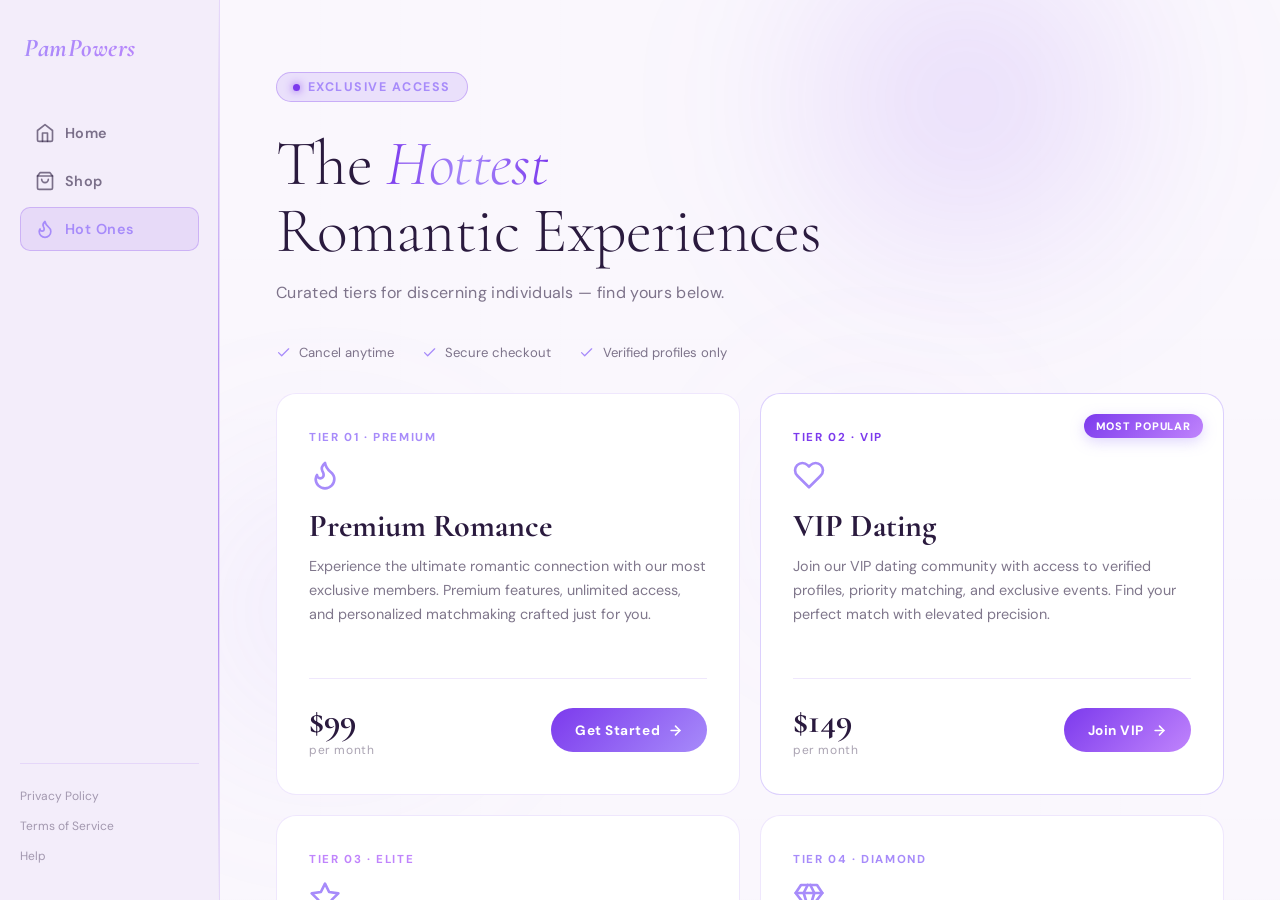
<file: Beta.html>
<!DOCTYPE html>
<html lang="en">
<head>
    <meta charset="UTF-8">
    <meta name="viewport" content="width=device-width, initial-scale=1.0">
    <title>Hot Ones - Premium Romantic Experiences | PamPowers</title>
    <meta name="description" content="Experience the hottest romantic connections with PamPowers Hot Ones. Premium VIP dating, elite matchmaking, and exclusive romantic experiences for discerning singles.">
    <meta name="keywords" content="hot ones, premium romance, VIP dating, elite matchmaking, exclusive dating, luxury romance, premium relationships, PamPowers, high-end dating, romantic experiences">
    <meta name="author" content="PamPowers">
    <meta name="robots" content="index, follow, max-image-preview:large, max-snippet:-1, max-video-preview:-1">

    <meta property="og:type" content="website">
    <meta property="og:url" content="https://pampowers.shop/Beta.html">
    <meta property="og:title" content="Hot Ones - Premium Romantic Experiences | PamPowers">
    <meta property="og:description" content="Experience the hottest romantic connections with PamPowers Hot Ones.">
    <meta property="og:site_name" content="PamPowers">

    <meta name="theme-color" content="#faf7fd">
    <link rel="canonical" href="https://pampowers.shop/Beta.html">

    <script type="application/ld+json">
    {
        "@context": "https://schema.org",
        "@type": "Service",
        "name": "PamPowers Hot Ones",
        "description": "Premium romantic experiences and VIP dating services",
        "provider": { "@type": "Organization", "name": "PamPowers" },
        "offers": [
            {"@type":"Offer","name":"Premium Romance","price":"99","priceCurrency":"USD"},
            {"@type":"Offer","name":"VIP Dating","price":"149","priceCurrency":"USD"},
            {"@type":"Offer","name":"Elite Connection","price":"299","priceCurrency":"USD"},
            {"@type":"Offer","name":"Diamond Membership","price":"499","priceCurrency":"USD"}
        ]
    }
    </script>

    <link rel="preconnect" href="https://fonts.googleapis.com">
    <link rel="preconnect" href="https://fonts.gstatic.com" crossorigin>
    <link href="https://fonts.googleapis.com/css2?family=Cormorant+Garamond:ital,wght@0,300;0,400;0,700;1,300;1,700&family=DM+Sans:wght@400;500;600;700&display=swap" rel="stylesheet">

    <style>
        :root {
            --bg-void: #faf7fd;
            --bg-deep: #f3edfa;
            --bg-card: #ffffff;
            --bg-card-hover: #f8f4fd;
            --border: rgba(124,58,237,0.12);
            --border-glow: rgba(124,58,237,0.35);
            --flame-1: #7c3aed;
            --flame-2: #a78bfa;
            --flame-3: #c084fc;
            --rose: #7c3aed;
            --lavender: #a78bfa;
            --text-primary: #2a1a3e;
            --text-muted: rgba(42,26,62,0.6);
            --text-dim: rgba(42,26,62,0.4);
            --nav-w: 220px;
        }

        * { margin: 0; padding: 0; box-sizing: border-box; }

        html, body {
            height: 100%;
            overflow: hidden;
            background: var(--bg-void);
            color: var(--text-primary);
            font-family: 'DM Sans', system-ui, -apple-system, BlinkMacSystemFont, sans-serif;
        }

        /* ── LAYOUT ── */
        .layout {
            display: flex;
            height: 100vh;
            width: 100vw;
        }

        /* ── NAV ── */
        nav {
            width: var(--nav-w);
            height: 100vh;
            background: var(--bg-deep);
            border-right: 1px solid var(--border);
            display: flex;
            flex-direction: column;
            padding: 32px 20px;
            flex-shrink: 0;
            position: relative;
            z-index: 10;
        }

        nav::after {
            content: '';
            position: absolute;
            top: 0; right: 0;
            width: 1px; height: 100%;
            background: linear-gradient(180deg, transparent, var(--flame-1) 40%, var(--rose) 70%, transparent);
            opacity: 0.5;
        }

        .logo {
            font-family: 'Cormorant Garamond', serif;
            font-size: 1.6rem;
            font-weight: 700;
            font-style: italic;
            letter-spacing: 0.02em;
            background: linear-gradient(135deg, var(--flame-2), var(--flame-3));
            -webkit-background-clip: text;
            -webkit-text-fill-color: transparent;
            background-clip: text;
            margin-bottom: 48px;
            padding-left: 4px;
        }

        .nav-links {
            list-style: none;
            display: flex;
            flex-direction: column;
            gap: 4px;
            flex: 1;
        }

        .nav-links li a {
            display: flex;
            align-items: center;
            gap: 10px;
            padding: 11px 14px;
            border-radius: 10px;
            text-decoration: none;
            color: var(--text-muted);
            font-size: 0.9rem;
            font-weight: 600;
            letter-spacing: 0.03em;
            transition: all 0.25s ease;
            border: 1px solid transparent;
        }

        .nav-links li a:hover {
            color: var(--text-primary);
            background: rgba(255,255,255,0.04);
            border-color: var(--border);
        }

        .nav-links li.active a {
            color: var(--flame-2);
            background: rgba(124,58,237,0.1);
            border-color: rgba(124,58,237,0.25);
        }

        .nav-footer {
            border-top: 1px solid var(--border);
            padding-top: 20px;
            display: flex;
            flex-direction: column;
            gap: 6px;
        }

        .nav-footer a {
            color: var(--text-dim);
            font-size: 0.75rem;
            text-decoration: none;
            padding: 4px 0;
            transition: color 0.2s;
        }

        .nav-footer a:hover { color: var(--text-muted); }

        /* ── MAIN ── */
        main {
            flex: 1;
            height: 100vh;
            overflow-y: auto;
            position: relative;
            background: var(--bg-void);
        }

        /* Scrollbar */
        main::-webkit-scrollbar { width: 4px; }
        main::-webkit-scrollbar-track { background: transparent; }
        main::-webkit-scrollbar-thumb { background: rgba(124,58,237,0.3); border-radius: 4px; }

        /* Ambient background blobs */
        .bg-blob {
            position: fixed;
            border-radius: 50%;
            filter: blur(80px);
            pointer-events: none;
            z-index: 0;
        }
        .blob-1 {
            width: 500px; height: 400px;
            top: -100px; right: 5%;
            background: radial-gradient(circle, rgba(124,58,237,0.18), transparent 70%);
        }
        .blob-2 {
            width: 400px; height: 400px;
            bottom: 10%; left: 10%;
            background: radial-gradient(circle, rgba(167,139,250,0.12), transparent 70%);
        }
        .blob-3 {
            width: 300px; height: 300px;
            top: 40%; right: 20%;
            background: radial-gradient(circle, rgba(192,132,252,0.08), transparent 70%);
        }

        /* Grid noise texture */
        main::before {
            content: '';
            position: fixed;
            inset: 0;
            background-image:
                repeating-linear-gradient(0deg, rgba(255,255,255,0.013) 0px, transparent 1px, transparent 80px),
                repeating-linear-gradient(90deg, rgba(255,255,255,0.013) 0px, transparent 1px, transparent 80px);
            pointer-events: none;
            z-index: 0;
        }

        /* ── HERO ── */
        .hero {
            position: relative;
            z-index: 1;
            padding: 72px 56px 40px;
            display: flex;
            flex-direction: column;
            align-items: flex-start;
        }

        .hero-badge {
            display: inline-flex;
            align-items: center;
            gap: 8px;
            background: rgba(124,58,237,0.12);
            border: 1px solid rgba(124,58,237,0.3);
            border-radius: 999px;
            padding: 6px 16px;
            font-size: 0.78rem;
            font-weight: 700;
            letter-spacing: 0.12em;
            text-transform: uppercase;
            color: var(--flame-2);
            margin-bottom: 28px;
            animation: fadeUp 0.6s ease both;
        }

        .hero-badge::before {
            content: '';
            width: 7px; height: 7px;
            background: var(--flame-1);
            border-radius: 50%;
            box-shadow: 0 0 8px var(--flame-1);
            animation: pulse 2s infinite;
        }

        @keyframes pulse {
            0%, 100% { opacity: 1; transform: scale(1); }
            50% { opacity: 0.5; transform: scale(0.8); }
        }

        .hero-title {
            font-family: 'Cormorant Garamond', serif;
            font-size: clamp(3rem, 5vw, 5.5rem);
            font-weight: 300;
            line-height: 1.05;
            letter-spacing: -0.01em;
            color: var(--text-primary);
            margin-bottom: 18px;
            animation: fadeUp 0.6s 0.1s ease both;
        }

        .hero-title em {
            font-style: italic;
            background: linear-gradient(90deg, var(--flame-1), var(--flame-2), var(--rose));
            -webkit-background-clip: text;
            -webkit-text-fill-color: transparent;
            background-clip: text;
        }

        .hero-sub {
            font-size: 1rem;
            color: var(--text-muted);
            font-weight: 400;
            letter-spacing: 0.02em;
            animation: fadeUp 0.6s 0.2s ease both;
        }

        @keyframes fadeUp {
            from { opacity: 0; transform: translateY(20px); }
            to { opacity: 1; transform: translateY(0); }
        }

        /* ── CARDS GRID ── */
        .cards-section {
            position: relative;
            z-index: 1;
            padding: 16px 56px 64px;
            display: grid;
            grid-template-columns: repeat(2, 1fr);
            gap: 20px;
        }

        .hot-card {
            background: var(--bg-card);
            border: 1px solid var(--border);
            border-radius: 20px;
            padding: 36px 32px;
            display: flex;
            flex-direction: column;
            gap: 0;
            cursor: pointer;
            transition: all 0.35s ease;
            position: relative;
            overflow: hidden;
            animation: fadeUp 0.6s ease both;
        }

        .hot-card:nth-child(1) { animation-delay: 0.25s; }
        .hot-card:nth-child(2) { animation-delay: 0.35s; }
        .hot-card:nth-child(3) { animation-delay: 0.45s; }
        .hot-card:nth-child(4) { animation-delay: 0.55s; }

        /* Glow border on hover */
        .hot-card::before {
            content: '';
            position: absolute;
            inset: 0;
            border-radius: 20px;
            padding: 1px;
            background: linear-gradient(135deg, var(--flame-1), var(--rose), transparent);
            -webkit-mask: linear-gradient(#fff 0 0) content-box, linear-gradient(#fff 0 0);
            -webkit-mask-composite: destination-out;
            mask-composite: exclude;
            opacity: 0;
            transition: opacity 0.35s ease;
        }

        .hot-card:hover {
            background: var(--bg-card-hover);
            transform: translateY(-6px);
            box-shadow: 0 30px 60px rgba(0,0,0,0.5), 0 0 40px rgba(124,58,237,0.08);
        }

        .hot-card:hover::before { opacity: 1; }

        /* Corner accent */
        .hot-card::after {
            content: '';
            position: absolute;
            top: 0; right: 0;
            width: 140px; height: 140px;
            border-radius: 0 20px 0 100%;
            opacity: 0;
            transition: opacity 0.35s ease;
        }

        .card-premium::after { background: radial-gradient(circle at top right, rgba(124,58,237,0.15), transparent); }
        .card-vip::after { background: radial-gradient(circle at top right, rgba(167,139,250,0.15), transparent); }
        .card-elite::after { background: radial-gradient(circle at top right, rgba(192,132,252,0.12), transparent); }
        .card-diamond::after { background: radial-gradient(circle at top right, rgba(192,132,252,0.15), transparent); }

        .hot-card:hover::after { opacity: 1; }

        .card-tier {
            font-size: 0.72rem;
            font-weight: 700;
            letter-spacing: 0.14em;
            text-transform: uppercase;
            margin-bottom: 14px;
        }

        .card-premium .card-tier { color: var(--flame-2); }
        .card-vip .card-tier { color: var(--rose); }
        .card-elite .card-tier { color: var(--flame-3); }
        .card-diamond .card-tier { color: var(--lavender); }

        .card-icon {
            font-size: 2rem;
            margin-bottom: 16px;
            display: block;
            line-height: 1;
        }

        .card-title {
            font-family: 'Cormorant Garamond', serif;
            font-size: 2rem;
            font-weight: 700;
            color: var(--text-primary);
            margin-bottom: 12px;
            line-height: 1.1;
        }

        .card-desc {
            font-size: 0.9rem;
            color: var(--text-muted);
            line-height: 1.65;
            font-weight: 400;
            flex: 1;
            margin-bottom: 28px;
        }

        .card-footer {
            display: flex;
            align-items: center;
            justify-content: space-between;
            margin-top: auto;
        }

        .card-price {
            display: flex;
            flex-direction: column;
        }

        .price-amount {
            font-family: 'Cormorant Garamond', serif;
            font-size: 2.2rem;
            font-weight: 700;
            line-height: 1;
            color: var(--text-primary);
        }

        .price-period {
            font-size: 0.75rem;
            color: var(--text-dim);
            letter-spacing: 0.05em;
            margin-top: 3px;
        }

        .cta-button {
            display: inline-flex;
            align-items: center;
            gap: 8px;
            padding: 12px 24px;
            border-radius: 999px;
            font-family: 'DM Sans', sans-serif;
            font-size: 0.85rem;
            font-weight: 700;
            letter-spacing: 0.04em;
            text-decoration: none;
            color: #fff;
            transition: all 0.25s ease;
            position: relative;
            overflow: hidden;
        }

        .card-premium .cta-button { background: linear-gradient(135deg, var(--flame-1), var(--flame-2)); }
        .card-vip .cta-button { background: linear-gradient(135deg, var(--rose), #c084fc); }
        .card-elite .cta-button { background: linear-gradient(135deg, #6d28d9, var(--flame-3)); }
        .card-diamond .cta-button { background: linear-gradient(135deg, #7c3aed, var(--lavender)); }

        .cta-button::after {
            content: '';
            width: 1.1em; height: 1.1em;
            background: currentColor;
            -webkit-mask: url("data:image/svg+xml,%3Csvg xmlns='http://www.w3.org/2000/svg' viewBox='0 0 24 24' fill='none' stroke='black' stroke-width='2.5' stroke-linecap='round' stroke-linejoin='round'%3E%3Cline x1='5' y1='12' x2='19' y2='12'/%3E%3Cpolyline points='12 5 19 12 12 19'/%3E%3C/svg%3E") center/contain no-repeat;
            mask: url("data:image/svg+xml,%3Csvg xmlns='http://www.w3.org/2000/svg' viewBox='0 0 24 24' fill='none' stroke='black' stroke-width='2.5' stroke-linecap='round' stroke-linejoin='round'%3E%3Cline x1='5' y1='12' x2='19' y2='12'/%3E%3Cpolyline points='12 5 19 12 12 19'/%3E%3C/svg%3E") center/contain no-repeat;
            transition: transform 0.2s ease;
        }

        .cta-button:hover { transform: translateY(-2px); box-shadow: 0 10px 25px rgba(0,0,0,0.4); }
        .cta-button:hover::after { transform: translateX(3px); }

        .card-divider {
            height: 1px;
            background: var(--border);
            margin: 24px 0;
        }

        /* ── POPULAR BADGE ── */
        .hot-card { border: 1px solid var(--border); }
        .card-vip { border-color: rgba(167,139,250,0.4); }
        .popular-flag {
            position: absolute;
            top: 20px; right: 20px;
            background: linear-gradient(135deg, var(--rose), #c084fc);
            color: #fff;
            font-size: 0.68rem;
            font-weight: 800;
            letter-spacing: 0.08em;
            text-transform: uppercase;
            padding: 5px 12px;
            border-radius: 999px;
            box-shadow: 0 4px 14px rgba(167,139,250,0.35);
        }

        /* ── TRUST BAR ── */
        .trust-bar {
            position: relative;
            z-index: 1;
            display: flex;
            flex-wrap: wrap;
            gap: 28px;
            padding: 0 56px 8px;
            margin-bottom: 8px;
        }
        .trust-item {
            display: flex;
            align-items: center;
            gap: 8px;
            font-size: 0.82rem;
            color: var(--text-muted);
        }
        .trust-item span.icon { color: var(--flame-2); font-size: 0.9rem; }

        /* ── FOOTNOTE ── */
        .plans-footnote {
            position: relative;
            z-index: 1;
            padding: 0 56px 56px;
            font-size: 0.78rem;
            color: var(--text-dim);
            line-height: 1.6;
        }
        .plans-footnote a { color: var(--text-muted); text-decoration: underline; }

        /* ── RESPONSIVE ── */
        @media (max-width: 1000px) {
            .cards-section { grid-template-columns: 1fr; padding: 16px 24px 64px; }
            .hero { padding: 48px 24px 24px; }
            .trust-bar { padding: 0 24px 8px; }
            .plans-footnote { padding: 0 24px 48px; }
        }

        .ic{width:1em;height:1em;flex:none;vertical-align:-0.14em;display:inline-block}
        .nav-links li a .ic{width:1.25rem;height:1.25rem}
        .card-icon .ic{width:2rem;height:2rem;color:var(--flame-2)}
        .trust-item span.icon .ic{width:.95rem;height:.95rem;vertical-align:-0.2em}
        .logo{text-decoration:none;display:block}
        .logo-ic{display:none}
        .cta-button{min-height:44px}

        @media (max-width: 768px) {
            html, body { overflow: hidden; }
            .layout { flex-direction: column-reverse; height: 100vh; height: 100dvh; width: 100%; }
            nav { width: 100%; height: auto; flex-direction: row; padding: 6px 8px calc(6px + env(safe-area-inset-bottom, 0px)); border-right: 0; border-top: 1px solid var(--border); }
            nav::after { display: none; }
            .logo { display: none; }
            .nav-links { flex-direction: row; justify-content: space-around; gap: 4px; }
            .nav-links li { flex: 1; min-width: 0; }
            .nav-links li a { flex-direction: column; justify-content: center; gap: 3px; padding: 8px 4px; font-size: 0.7rem; letter-spacing: 0; text-align: center; }
            .nav-footer { display: none; }
            main { height: auto; min-height: 0; -webkit-overflow-scrolling: touch; }
            .trust-bar { flex-direction: column; gap: 10px; }
            .popular-flag { top: 14px; right: 14px; font-size: 0.62rem; padding: 4px 10px; }
        }
        @media (max-width: 480px) {
            .hero { padding: 32px 18px 16px; }
            .cards-section { padding: 12px 16px 40px; }
            .trust-bar, .plans-footnote { padding-left: 18px; padding-right: 18px; }
        }
    </style>
</head>
<body>
    <svg width="0" height="0" style="position:absolute" aria-hidden="true" focusable="false"><defs><symbol id="i-heart" viewBox="0 0 24 24" fill="none" stroke="currentColor" stroke-width="2" stroke-linecap="round" stroke-linejoin="round"><path d="M20.84 4.61a5.5 5.5 0 0 0-7.78 0L12 5.67l-1.06-1.06a5.5 5.5 0 0 0-7.78 7.78l1.06 1.06L12 21.23l7.78-7.78 1.06-1.06a5.5 5.5 0 0 0 0-7.78z"/></symbol><symbol id="i-x" viewBox="0 0 24 24" fill="none" stroke="currentColor" stroke-width="2" stroke-linecap="round" stroke-linejoin="round"><path d="M18 6 6 18M6 6l12 12"/></symbol><symbol id="i-gift" viewBox="0 0 24 24" fill="none" stroke="currentColor" stroke-width="2" stroke-linecap="round" stroke-linejoin="round"><polyline points="20 12 20 22 4 22 4 12"/><rect x="2" y="7" width="20" height="5"/><line x1="12" y1="22" x2="12" y2="7"/><path d="M12 7H7.5a2.5 2.5 0 0 1 0-5C11 2 12 7 12 7z"/><path d="M12 7h4.5a2.5 2.5 0 0 0 0-5C13 2 12 7 12 7z"/></symbol><symbol id="i-cart" viewBox="0 0 24 24" fill="none" stroke="currentColor" stroke-width="2" stroke-linecap="round" stroke-linejoin="round"><circle cx="9" cy="21" r="1"/><circle cx="20" cy="21" r="1"/><path d="M1 1h4l2.68 13.39a2 2 0 0 0 2 1.61h9.72a2 2 0 0 0 2-1.61L23 6H6"/></symbol><symbol id="i-lock" viewBox="0 0 24 24" fill="none" stroke="currentColor" stroke-width="2" stroke-linecap="round" stroke-linejoin="round"><rect x="3" y="11" width="18" height="11" rx="2"/><path d="M7 11V7a5 5 0 0 1 10 0v4"/></symbol><symbol id="i-shield" viewBox="0 0 24 24" fill="none" stroke="currentColor" stroke-width="2" stroke-linecap="round" stroke-linejoin="round"><path d="M12 22s8-4 8-10V5l-8-3-8 3v7c0 6 8 10 8 10z"/></symbol><symbol id="i-check-circle" viewBox="0 0 24 24" fill="none" stroke="currentColor" stroke-width="2" stroke-linecap="round" stroke-linejoin="round"><path d="M22 11.08V12a10 10 0 1 1-5.93-9.14"/><polyline points="22 4 12 14.01 9 11.01"/></symbol><symbol id="i-warn" viewBox="0 0 24 24" fill="none" stroke="currentColor" stroke-width="2" stroke-linecap="round" stroke-linejoin="round"><path d="M10.29 3.86 1.82 18a2 2 0 0 0 1.71 3h16.94a2 2 0 0 0 1.71-3L13.71 3.86a2 2 0 0 0-3.42 0z"/><line x1="12" y1="9" x2="12" y2="13"/><line x1="12" y1="17" x2="12.01" y2="17"/></symbol><symbol id="i-x-circle" viewBox="0 0 24 24" fill="none" stroke="currentColor" stroke-width="2" stroke-linecap="round" stroke-linejoin="round"><circle cx="12" cy="12" r="10"/><line x1="15" y1="9" x2="9" y2="15"/><line x1="9" y1="9" x2="15" y2="15"/></symbol><symbol id="i-clock" viewBox="0 0 24 24" fill="none" stroke="currentColor" stroke-width="2" stroke-linecap="round" stroke-linejoin="round"><circle cx="12" cy="12" r="10"/><polyline points="12 6 12 12 16 14"/></symbol><symbol id="i-copy" viewBox="0 0 24 24" fill="none" stroke="currentColor" stroke-width="2" stroke-linecap="round" stroke-linejoin="round"><rect x="9" y="9" width="13" height="13" rx="2"/><path d="M5 15H4a2 2 0 0 1-2-2V4a2 2 0 0 1 2-2h9a2 2 0 0 1 2 2v1"/></symbol><symbol id="i-card" viewBox="0 0 24 24" fill="none" stroke="currentColor" stroke-width="2" stroke-linecap="round" stroke-linejoin="round"><rect x="1" y="4" width="22" height="16" rx="2"/><line x1="1" y1="10" x2="23" y2="10"/></symbol><symbol id="i-wallet" viewBox="0 0 24 24" fill="none" stroke="currentColor" stroke-width="2" stroke-linecap="round" stroke-linejoin="round"><path d="M20 12V8H6a2 2 0 0 1 0-4h12v4"/><path d="M4 6v12a2 2 0 0 0 2 2h14v-4"/><path d="M18 12a2 2 0 0 0 0 4h4v-4z"/></symbol><symbol id="i-moon" viewBox="0 0 24 24" fill="none" stroke="currentColor" stroke-width="2" stroke-linecap="round" stroke-linejoin="round"><path d="M21 12.79A9 9 0 1 1 11.21 3 7 7 0 0 0 21 12.79z"/></symbol><symbol id="i-arrow-right" viewBox="0 0 24 24" fill="none" stroke="currentColor" stroke-width="2" stroke-linecap="round" stroke-linejoin="round"><line x1="5" y1="12" x2="19" y2="12"/><polyline points="12 5 19 12 12 19"/></symbol><symbol id="i-arrow-left" viewBox="0 0 24 24" fill="none" stroke="currentColor" stroke-width="2" stroke-linecap="round" stroke-linejoin="round"><line x1="19" y1="12" x2="5" y2="12"/><polyline points="12 19 5 12 12 5"/></symbol><symbol id="i-check" viewBox="0 0 24 24" fill="none" stroke="currentColor" stroke-width="2" stroke-linecap="round" stroke-linejoin="round"><polyline points="20 6 9 17 4 12"/></symbol><symbol id="i-flame" viewBox="0 0 24 24" fill="none" stroke="currentColor" stroke-width="2" stroke-linecap="round" stroke-linejoin="round"><path d="M8.5 14.5A2.5 2.5 0 0 0 11 12c0-1.38-.5-2-1-3-1.07-2.14-.22-4.05 2-6 .5 2.5 2 4.9 4 6.5 2 1.6 3 3.5 3 5.5a7 7 0 1 1-14 0c0-1.15.43-2.29 1-3a2.5 2.5 0 0 0 2.5 2.5z"/></symbol><symbol id="i-bag" viewBox="0 0 24 24" fill="none" stroke="currentColor" stroke-width="2" stroke-linecap="round" stroke-linejoin="round"><path d="M6 2 3 6v14a2 2 0 0 0 2 2h14a2 2 0 0 0 2-2V6l-3-4z"/><line x1="3" y1="6" x2="21" y2="6"/><path d="M16 10a4 4 0 0 1-8 0"/></symbol><symbol id="i-star" viewBox="0 0 24 24" fill="none" stroke="currentColor" stroke-width="2" stroke-linecap="round" stroke-linejoin="round"><polygon points="12 2 15.09 8.26 22 9.27 17 14.14 18.18 21.02 12 17.77 5.82 21.02 7 14.14 2 9.27 8.91 8.26 12 2"/></symbol><symbol id="i-gem" viewBox="0 0 24 24" fill="none" stroke="currentColor" stroke-width="2" stroke-linecap="round" stroke-linejoin="round"><path d="M6 3h12l4 6-10 13L2 9z"/><path d="M11 3 8 9l4 13 4-13-3-6"/><path d="M2 9h20"/></symbol><symbol id="i-candle" viewBox="0 0 24 24" fill="none" stroke="currentColor" stroke-width="2" stroke-linecap="round" stroke-linejoin="round"><path d="M12 2c1 2 2 3 2 4.5a2 2 0 0 1-4 0C10 5 11 4 12 2z"/><rect x="8" y="10" width="8" height="12" rx="1"/></symbol><symbol id="i-glass" viewBox="0 0 24 24" fill="none" stroke="currentColor" stroke-width="2" stroke-linecap="round" stroke-linejoin="round"><path d="M8 2h8l-1 8a3 3 0 0 1-6 0z"/><line x1="12" y1="13" x2="12" y2="21"/><line x1="8" y1="21" x2="16" y2="21"/></symbol><symbol id="i-flower" viewBox="0 0 24 24" fill="none" stroke="currentColor" stroke-width="2" stroke-linecap="round" stroke-linejoin="round"><circle cx="12" cy="12" r="3"/><circle cx="12" cy="5" r="3"/><circle cx="12" cy="19" r="3"/><circle cx="5" cy="12" r="3"/><circle cx="19" cy="12" r="3"/></symbol><symbol id="i-arrow-up" viewBox="0 0 24 24" fill="none" stroke="currentColor" stroke-width="2" stroke-linecap="round" stroke-linejoin="round"><line x1="12" y1="19" x2="12" y2="5"/><polyline points="5 12 12 5 19 12"/></symbol><symbol id="i-home" viewBox="0 0 24 24" fill="none" stroke="currentColor" stroke-width="2" stroke-linecap="round" stroke-linejoin="round"><path d="M3 9l9-7 9 7v11a2 2 0 0 1-2 2H5a2 2 0 0 1-2-2z"/><polyline points="9 22 9 12 15 12 15 22"/></symbol></defs></svg>
    <div class="layout">
        <!-- NAV -->
        <nav>
            <a href="index.html" class="logo" aria-label="PamPowers home">PamPowers<svg class="ic logo-ic" aria-hidden="true" focusable="false"><use href="#i-flame"/></svg></a>
            <ul class="nav-links">
                <li><a href="index.html"><svg class="ic" aria-hidden="true" focusable="false"><use href="#i-home"/></svg><span class="label">Home</span></a></li>
                <li><a href="Shop.html"><svg class="ic" aria-hidden="true" focusable="false"><use href="#i-bag"/></svg><span class="label">Shop</span></a></li>
                <li class="active"><a href="Beta.html"><svg class="ic" aria-hidden="true" focusable="false"><use href="#i-flame"/></svg><span class="label">Hot Ones</span></a></li>
            </ul>
            <div class="nav-footer">
                <a href="#">Privacy Policy</a>
                <a href="terms.html">Terms of Service</a>
                <a href="#">Help</a>
            </div>
        </nav>

        <!-- MAIN -->
        <main>
            <!-- Ambient blobs -->
            <div class="bg-blob blob-1"></div>
            <div class="bg-blob blob-2"></div>
            <div class="bg-blob blob-3"></div>

            <!-- Hero -->
            <section class="hero">
                <div class="hero-badge">Exclusive Access</div>
                <h1 class="hero-title">The <em>Hottest</em><br>Romantic Experiences</h1>
                <p class="hero-sub">Curated tiers for discerning individuals — find yours below.</p>
            </section>

            <!-- Trust bar -->
            <div class="trust-bar">
                <div class="trust-item"><span class="icon"><svg class="ic" aria-hidden="true" focusable="false"><use href="#i-check"/></svg></span> Cancel anytime</div>
                <div class="trust-item"><span class="icon"><svg class="ic" aria-hidden="true" focusable="false"><use href="#i-check"/></svg></span> Secure checkout</div>
                <div class="trust-item"><span class="icon"><svg class="ic" aria-hidden="true" focusable="false"><use href="#i-check"/></svg></span> Verified profiles only</div>
            </div>

            <!-- Cards -->
            <section class="cards-section">

                <!-- Premium -->
                <div class="hot-card card-premium">
                    <span class="card-tier">Tier 01 · Premium</span>
                    <span class="card-icon"><svg class="ic" aria-hidden="true" focusable="false"><use href="#i-flame"/></svg></span>
                    <h3 class="card-title">Premium Romance</h3>
                    <p class="card-desc">Experience the ultimate romantic connection with our most exclusive members. Premium features, unlimited access, and personalized matchmaking crafted just for you.</p>
                    <div class="card-divider"></div>
                    <div class="card-footer">
                        <div class="card-price">
                            <span class="price-amount">$99</span>
                            <span class="price-period">per month</span>
                        </div>
                        <a href="pay.html?service=premium" class="cta-button">Get Started</a>
                    </div>
                </div>

                <!-- VIP -->
                <div class="hot-card card-vip">
                    <span class="popular-flag">Most popular</span>
                    <span class="card-tier">Tier 02 · VIP</span>
                    <span class="card-icon"><svg class="ic" aria-hidden="true" focusable="false"><use href="#i-heart"/></svg></span>
                    <h3 class="card-title">VIP Dating</h3>
                    <p class="card-desc">Join our VIP dating community with access to verified profiles, priority matching, and exclusive events. Find your perfect match with elevated precision.</p>
                    <div class="card-divider"></div>
                    <div class="card-footer">
                        <div class="card-price">
                            <span class="price-amount">$149</span>
                            <span class="price-period">per month</span>
                        </div>
                        <a href="pay.html?service=vip" class="cta-button">Join VIP</a>
                    </div>
                </div>

                <!-- Elite -->
                <div class="hot-card card-elite">
                    <span class="card-tier">Tier 03 · Elite</span>
                    <span class="card-icon"><svg class="ic" aria-hidden="true" focusable="false"><use href="#i-star"/></svg></span>
                    <h3 class="card-title">Elite Connection</h3>
                    <p class="card-desc">Our most exclusive tier with personal dating consultants, luxury curated experiences, and hand-picked introductions — for those who settle for nothing less than extraordinary.</p>
                    <div class="card-divider"></div>
                    <div class="card-footer">
                        <div class="card-price">
                            <span class="price-amount">$299</span>
                            <span class="price-period">per month</span>
                        </div>
                        <a href="pay.html?service=elite" class="cta-button">Go Elite</a>
                    </div>
                </div>

                <!-- Diamond -->
                <div class="hot-card card-diamond">
                    <span class="card-tier">Tier 04 · Diamond</span>
                    <span class="card-icon"><svg class="ic" aria-hidden="true" focusable="false"><use href="#i-gem"/></svg></span>
                    <h3 class="card-title">Diamond Membership</h3>
                    <p class="card-desc">The ultimate romantic experience. Unlimited access, personal concierge service, and exclusive entry to our most desirable circle. Unrivaled in every sense.</p>
                    <div class="card-divider"></div>
                    <div class="card-footer">
                        <div class="card-price">
                            <span class="price-amount">$499</span>
                            <span class="price-period">per month</span>
                        </div>
                        <a href="pay.html?service=diamond" class="cta-button">Become Diamond</a>
                    </div>
                </div>

            </section>

            <p class="plans-footnote">
                Prices shown in USD and billed monthly. You can cancel or change your plan at any time from account settings — no long-term commitment required. See our <a href="terms.html">Terms of Service</a> for full plan details.
            </p>
        </main>
    </div>
</body>
</html>
</file>
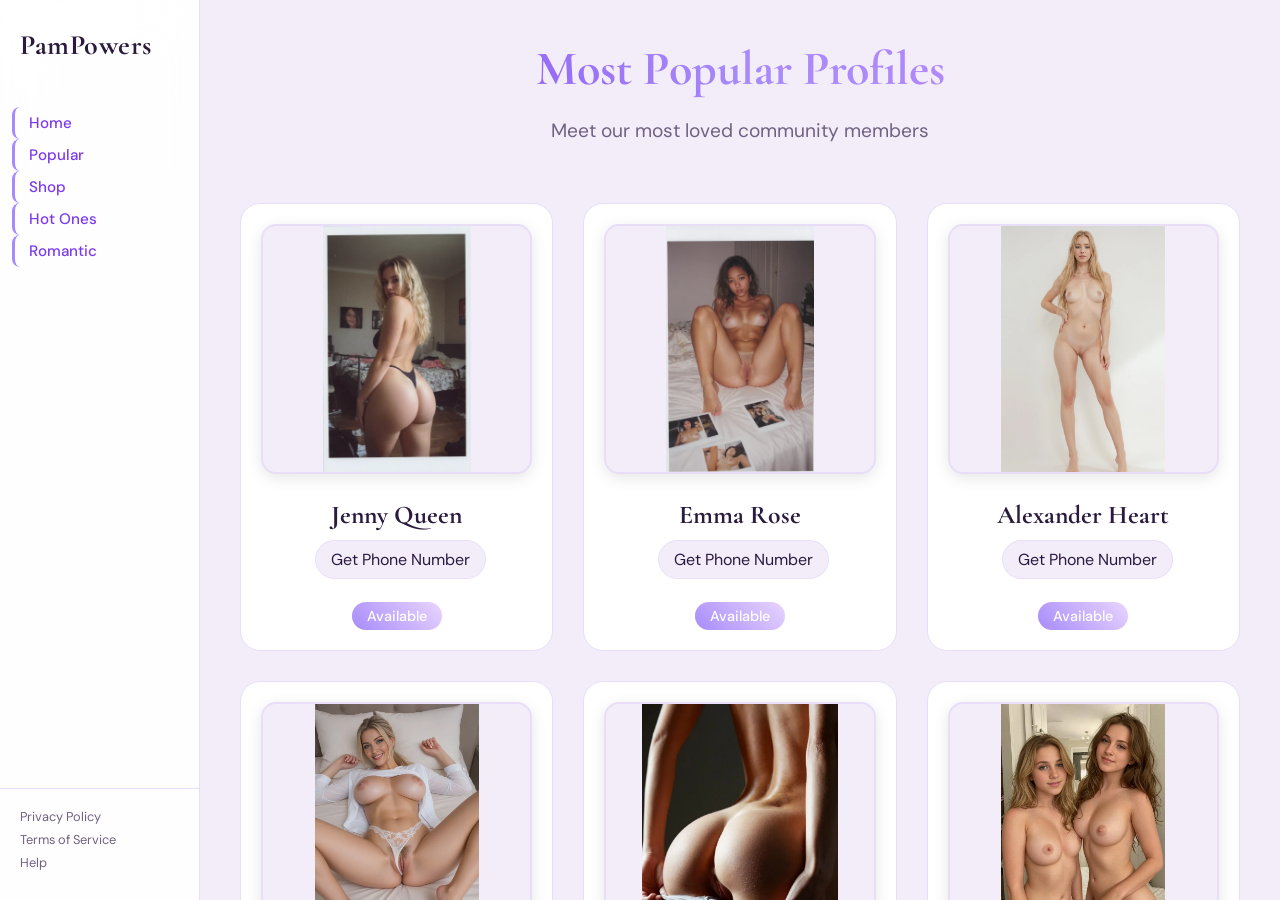
<file: popular.html>
<!DOCTYPE html>
<html lang="en">
<head>
    <meta charset="UTF-8">
    <meta name="viewport" content="width=device-width, initial-scale=1.0">
    <title>PamPowers Popular - Most Loved</title>
    <meta name="description" content="Discover the most loved PamPowers profiles. Explore our most popular romantic connections and start your journey today.">
    <meta name="robots" content="index, follow">
    <link rel="canonical" href="https://pampowers.shop/popular.html">
    <meta property="og:type" content="website">
    <meta property="og:title" content="PamPowers Popular - Most Loved">
    <meta property="og:description" content="Discover the most loved PamPowers profiles. Explore our most popular romantic connections and start your journey today.">
    <meta property="og:image" content="https://pampowers.shop/picos/2.webp">
    <meta property="og:url" content="https://pampowers.shop/popular.html">
    <meta name="twitter:card" content="summary_large_image">
    <link rel="preconnect" href="https://fonts.googleapis.com">
    <link rel="preconnect" href="https://fonts.gstatic.com" crossorigin>
    <link href="https://fonts.googleapis.com/css2?family=Cormorant+Garamond:ital,wght@0,700;0,800;0,900;1,700;1,800;1,900&family=DM+Sans:wght@400;500;600&display=swap" rel="stylesheet">
    <style>
        * {
            margin: 0;
            padding: 0;
            box-sizing: border-box;
        }

        body {
            font-family: 'DM Sans', system-ui, -apple-system, BlinkMacSystemFont, 'Segoe UI', sans-serif;
        }

        body {
            min-height: 100vh;
            background: linear-gradient(135deg, #03081d 0%, #6d28d9 100%);
            color: #2c3e50;
        }

        .container {
            display: flex;
            height: 100vh;
            width: 100vw;
        }

        .navbar {
            width: 15%;
            min-width: 200px;
            height: 100vh;
            display: flex;
            flex-direction: column;
            justify-content: space-between;
            background: rgba(18, 18, 28, 0.92);
            backdrop-filter: blur(24px);
            -webkit-backdrop-filter: blur(24px);
            padding: 28px 0;
            border-right: 1px solid rgba(255, 255, 255, 0.06);
            box-shadow: 4px 0 24px rgba(0, 0, 0, 0.2);
        }

        .logo {
            font-family: 'Cormorant Garamond', 'DM Sans', serif;
            font-size: 1.75rem;
            font-weight: 700;
            color: #fff;
            text-decoration: none;
            padding: 0 20px 32px;
            margin-bottom: 0;
            letter-spacing: 0.02em;
            border-bottom: 1px solid rgba(255, 255, 255, 0.08);
            transition: color 0.2s ease;
        }
        .logo:hover {
            color: #e9d5ff;
        }

        .nav-links {
            list-style: none;
            display: flex;
            flex-direction: column;
            padding: 12px 12px 0;
            margin: 0;
            width: 100%;
            gap: 0;
        }

        .nav-buttons {
            margin: 0;
            padding: 0;
            width: 100%;
        }

        .nav-buttons a {
            color: rgba(255, 255, 255, 0.75);
            text-decoration: none;
            font-size: 0.95rem;
            font-weight: 500;
            line-height: 1.2;
            display: flex;
            align-items: center;
            min-height: 32px;
            min-width: 44px;
            padding: 4px 14px;
            border-radius: 8px;
            transition: color 0.2s ease, background 0.2s ease, border-color 0.2s ease;
            position: relative;
            border-left: 3px solid transparent;
        }

        .nav-buttons a:hover {
            color: #fff;
            background: rgba(255, 255, 255, 0.06);
            border-left-color: #e9d5ff;
        }

        #A1 a {
            color: #e9d5ff;
            border-left-color: #7c3aed;
        }
        #A1 a:hover {
            color: #fff;
            background: rgba(254, 207, 239, 0.12);
            border-left-color: #7c3aed;
        }

        .nav-footer {
            margin-top: auto;
            width: 100%;
            padding: 16px 20px 0;
            border-top: 1px solid rgba(255, 255, 255, 0.06);
            position: sticky;
            bottom: 0;
        }

        .nav-click {
            list-style: none;
            display: flex;
            flex-direction: column;
            gap: 2px;
        }

        .nav-button a {
            color: rgba(255, 255, 255, 0.45);
            text-decoration: none;
            font-size: 0.8rem;
            padding: 6px 0;
            transition: color 0.2s ease;
        }

        .nav-button a:hover {
            color: rgba(255, 255, 255, 0.85);
        }

        .white {
            width: 85%;
            height: 100vh;
            background: linear-gradient(135deg, #010514 0%, #6d28d9 100%);
            display: flex;
            flex-direction: column;
            align-items: center;
            justify-content: flex-start;
            position: relative;
            overflow-y: auto;
            padding: 40px;
        }

        .white::before {
            content: '';
            position: absolute;
            top: 0;
            left: 0;
            right: 0;
            bottom: 0;
            background: url('data:image/svg+xml,<svg xmlns="http://www.w3.org/2000/svg" viewBox="0 0 100 100"><defs><pattern id="hearts" x="0" y="0" width="20" height="20" patternUnits="userSpaceOnUse"><text x="10" y="15" text-anchor="middle" font-size="12" fill="rgba(255,255,255,0.1)">♥</text></pattern></defs><rect width="100" height="100" fill="url(%23hearts)"/></svg>');
            opacity: 0.1;
            pointer-events: none;
        }

        .content {
            position: relative;
            z-index: 1;
            text-align: center;
            max-width: 1200px;
            width: 100%;
        }

        .h51{
            color: #fff;
            font-family: 'Cormorant Garamond', 'DM Sans', serif;
            font-size: 3rem;
            font-weight: 800;
            text-shadow: 0 2px 10px rgba(0,0,0,0.3);
            background: linear-gradient(45deg, #a78bfa, #e9d5ff, #7c3aed);
            -webkit-background-clip: text;
            -webkit-text-fill-color: transparent;
            background-clip: text;
            margin-bottom: 20px;
        }

        .h52{
            color: #ffffff;
            font-family: 'DM Sans', system-ui, -apple-system, BlinkMacSystemFont, 'Segoe UI', sans-serif;
            font-size: 1.2rem;
            font-weight: 400;
            text-shadow: 0 1px 5px rgba(0,0,0,0.2);
            margin-bottom: 40px;
        }

        .gallery-container {
            margin-top: 40px;
            width: 100%;
        }

        .gallery-grid {
            display: grid;
            grid-template-columns: repeat(auto-fit, minmax(300px, 1fr));
            gap: 30px;
            padding: 20px 0;
        }

        .profile-card {
            background: rgba(255, 255, 255, 0.1);
            backdrop-filter: blur(10px);
            border-radius: 20px;
            padding: 20px;
            text-align: center;
            transition: all 0.3s ease;
            border: 1px solid rgba(255, 255, 255, 0.2);
            position: relative;
            overflow: hidden;
        }

        .profile-card:hover {
            transform: translateY(-10px);
            box-shadow: 0 20px 40px rgba(0, 0, 0, 0.2);
            background: rgba(255, 255, 255, 0.15);
        }

        .profile-image {
            width: 100%;
            height: 250px;
            border-radius: 15px;
            object-fit: contain;
            object-position: center;
            background-color: rgba(255, 255, 255, 0.08);
            margin: 0 auto 20px;
            border: 2px solid rgba(255, 255, 255, 0.2);
            transition: all 0.3s ease;
            box-shadow: 0 4px 15px rgba(0, 0, 0, 0.1);
        }

        .profile-card:hover .profile-image {
            border-color: #a78bfa;
            transform: scale(1.02);
            box-shadow: 0 8px 25px rgba(0, 0, 0, 0.2);
        }

        .profile-name {
            font-family: 'Cormorant Garamond', 'DM Sans', serif;
            color: #fff;
            font-size: 1.6rem;
            font-weight: 700;
            margin-bottom: 10px;
            text-shadow: 0 2px 4px rgba(0, 0, 0, 0.3);
        }

        .profile-contact {
            color: rgba(255, 255, 255, 0.9);
            font-size: 1rem;
            margin-bottom: 8px;
            display: flex;
            align-items: center;
            justify-content: center;
            gap: 8px;
        }

        .contact-icon {
            color: #a78bfa;
            font-size: 1.1rem;
        }

        .phone-number {
            background: rgba(255, 255, 255, 0.1);
            padding: 8px 15px;
            border-radius: 20px;
            border: 1px solid rgba(255, 255, 255, 0.2);
            transition: all 0.3s ease;
            cursor: pointer;
        }

        .phone-number:hover {
            background: rgba(255, 255, 255, 0.2);
            border-color: #a78bfa;
            cursor: pointer;
        }

        .profile-status {
            background: linear-gradient(45deg, #a78bfa, #e9d5ff);
            color: #fff;
            padding: 5px 15px;
            border-radius: 20px;
            font-size: 0.9rem;
            font-weight: 500;
            margin-top: 15px;
            display: inline-block;
        }

        .scroll-indicator {
            position: fixed;
            bottom: 30px;
            right: 30px;
            background: rgba(255, 255, 255, 0.2);
            backdrop-filter: blur(10px);
            border-radius: 50%;
            width: 60px;
            height: 60px;
            display: flex;
            align-items: center;
            justify-content: center;
            color: #fff;
            font-size: 1.5rem;
            cursor: pointer;
            transition: all 0.3s ease;
            z-index: 100;
            opacity: 0;
            visibility: hidden;
        }

        .scroll-indicator:hover {
            background: rgba(255, 255, 255, 0.3);
            transform: scale(1.1);
        }

        /* Payment Modal Styles */
        .payment-modal {
            position: fixed;
            top: 0;
            left: 0;
            width: 100%;
            height: 100%;
            background-color: rgba(0, 0, 0, 0.8);
            z-index: 1000;
            display: flex;
            justify-content: center;
            align-items: center;
            backdrop-filter: blur(5px);
            opacity: 0;
            visibility: hidden;
            transition: opacity 0.3s ease, visibility 0.3s ease;
        }

        .payment-modal.show {
            opacity: 1;
            visibility: visible;
        }

        .payment-content {
            background: linear-gradient(135deg, #6d28d9 0%, #6d28d9 100%);
            padding: 40px;
            border-radius: 20px;
            text-align: center;
            width: 90%;
            max-width: 500px;
            box-shadow: 0 20px 40px rgba(0, 0, 0, 0.3);
            transform: scale(0.8);
            transition: transform 0.3s ease;
        }

        .payment-modal.show .payment-content {
            transform: scale(1);
        }

        .payment-content h2 {
            color: #fff;
            font-size: 2rem;
            font-weight: 700;
            margin-bottom: 20px;
            text-shadow: 0 2px 4px rgba(0, 0, 0, 0.3);
        }

        .payment-content p {
            color: rgba(255, 255, 255, 0.9);
            font-size: 1.1rem;
            margin-bottom: 30px;
            line-height: 1.6;
        }

        .payment-amount {
            background: rgba(255, 255, 255, 0.1);
            padding: 20px;
            border-radius: 15px;
            margin: 20px 0;
            border: 2px solid rgba(255, 255, 255, 0.2);
        }

        .payment-amount h3 {
            color: #fff;
            font-size: 1.5rem;
            margin-bottom: 10px;
        }

        .payment-amount .price {
            color: #a78bfa;
            font-size: 2.5rem;
            font-weight: 700;
            text-shadow: 0 2px 4px rgba(0, 0, 0, 0.3);
        }

        .payment-buttons {
            display: flex;
            gap: 15px;
            justify-content: center;
            margin-top: 30px;
        }

        .payment-btn {
            padding: 15px 30px;
            border: none;
            border-radius: 25px;
            font-size: 1.1rem;
            font-weight: 600;
            cursor: pointer;
            transition: all 0.3s ease;
            min-width: 120px;
        }

        .payment-btn.pay {
            background: linear-gradient(45deg, #a78bfa, #e9d5ff);
            color: #fff;
        }

        .payment-btn.pay:hover {
            transform: translateY(-2px);
            box-shadow: 0 8px 20px rgba(255, 154, 158, 0.4);
        }

        .payment-btn.cancel {
            background: rgba(255, 255, 255, 0.1);
            color: #fff;
            border: 2px solid rgba(255, 255, 255, 0.3);
        }

        .payment-btn.cancel:hover {
            background: rgba(255, 255, 255, 0.2);
            border-color: rgba(255, 255, 255, 0.5);
        }

        @media (max-width: 768px) {
            body {
                overflow-x: hidden;
                -webkit-overflow-scrolling: touch;
            }

            .container {
                flex-direction: column;
                height: auto;
                min-height: 100vh;
                overflow-x: hidden;
            }

            .navbar {
                width: 100%;
                min-width: unset;
                height: auto;
                flex-direction: row;
                flex-wrap: wrap;
                padding: 12px 16px;
                border-right: none;
                border-bottom: 1px solid rgba(255, 255, 255, 0.06);
                justify-content: center;
                align-items: center;
                gap: 8px;
            }

            .logo {
                font-family: 'Cormorant Garamond', 'DM Sans', serif;
                font-size: 1.75rem;
                font-weight: 700;
                margin-bottom: 0;
                padding: 0 0 10px;
                border-bottom: none;
                order: 1;
                width: 100%;
                text-align: center;
            }

            .nav-links {
                display: flex;
                flex-direction: row;
                flex-wrap: wrap;
                justify-content: center;
                gap: 6px;
                padding: 0;
                order: 2;
                width: 100%;
                margin-top: 2px;
            }

            .nav-buttons {
                margin: 0;
            }
            .nav-buttons a {
                font-size: 0.95rem;
                font-weight: 500;
                line-height: 1.2;
                padding: 8px 14px;
                min-height: 44px;
                min-width: 44px;
                box-sizing: border-box;
                border-left: none;
                border-radius: 20px;
            }
            .nav-buttons a:hover {
                border-left: none;
                background: rgba(255, 255, 255, 0.1);
            }
            #A1 a {
                border-left: none;
            }

            .nav-footer {
                order: 3;
                width: 100%;
                margin-top: 8px;
                padding: 8px 0 0;
                border-top: 1px solid rgba(255, 255, 255, 0.06);
            }

            .nav-click {
                display: flex;
                flex-wrap: wrap;
                justify-content: center;
                gap: 10px 16px;
            }
            .nav-button a {
                padding: 4px 0;
            }

            .white {
                width: 100%;
                height: auto;
                min-height: auto;
                padding: 20px 16px;
                overflow-x: hidden;
                order: 1;
            }

            .navbar {
                order: 2;
                border-bottom: none;
                border-top: 1px solid rgba(255, 255, 255, 0.06);
            }

            .h51 {
                font-size: 1.6rem;
            }

            .h52 {
                font-size: 0.95rem;
            }
            
            .gallery-grid {
                grid-template-columns: 1fr;
                gap: 20px;
            }
            
            .profile-image {
                height: 200px;
            }
            
            .profile-name {
                font-size: 1.3rem;
            }
            
            .payment-content {
                padding: 30px 20px;
                margin: 20px;
            }
            
            .payment-buttons {
                flex-direction: column;
                align-items: center;
            }
        }

        /* ---- Site-wide theme unification (matches index.html) ---- */
        :root {
            --paper: #faf7fd;
            --paper-alt: #f3edfa;
            --ink: #2a1a3e;
            --muted: #6f6280;
            --line: #e8def7;
            --accent: #7c3aed;
            --accent-light: #a78bfa;
            --accent-pale: #c084fc;
        }
        body { background: linear-gradient(160deg, var(--paper) 0%, var(--paper-alt) 100%) !important; color: var(--ink) !important; }
        .navbar {
            background: rgba(255,255,255,0.9) !important;
            border-right: 1px solid var(--line) !important;
            box-shadow: 4px 0 24px rgba(124,58,237,0.08) !important;
        }
        .logo { color: var(--ink) !important; }
        .logo:hover { color: var(--accent) !important; }
        .nav-buttons a { color: var(--muted) !important; }
        .nav-buttons a:hover { color: var(--ink) !important; background: rgba(124,58,237,0.08) !important; border-left-color: var(--accent-light) !important; }
        #A1 a, #A2 a, #A3 a, #A4 a, #A5 a { color: var(--accent) !important; border-left-color: var(--accent-light) !important; }
        #A1 a:hover, #A2 a:hover, #A3 a:hover, #A4 a:hover, #A5 a:hover { color: var(--ink) !important; background: rgba(124,58,237,0.1) !important; }
        .nav-footer { border-top: 1px solid var(--line) !important; }
        .nav-button a { color: var(--muted) !important; }
        .nav-button a:hover { color: var(--ink) !important; }
        .white { background: var(--paper-alt) !important; }
        .white::before { opacity: 0.04 !important; }
        .h51 {
            color: var(--ink) !important;
            text-shadow: none !important;
            background: linear-gradient(45deg, var(--accent), var(--accent-light), var(--accent-pale)) !important;
            -webkit-background-clip: text !important;
            -webkit-text-fill-color: transparent !important;
            background-clip: text !important;
        }
        .h52 { color: var(--muted) !important; text-shadow: none !important; }
        .profile-card {
            background: #fff !important;
            border: 1px solid var(--line) !important;
            backdrop-filter: none !important;
        }
        .profile-card:hover { background: #fff !important; box-shadow: 0 20px 40px rgba(124,58,237,0.12) !important; }
        .profile-image { background-color: var(--paper-alt) !important; border-color: var(--line) !important; }
        .profile-card:hover .profile-image { border-color: var(--accent-light) !important; }
        .profile-name { color: var(--ink) !important; text-shadow: none !important; }
        .profile-contact { color: var(--muted) !important; }
        .phone-number { background: var(--paper-alt) !important; border: 1px solid var(--line) !important; color: var(--ink) !important; }
        .phone-number:hover { background: #ece0fb !important; border-color: var(--accent-light) !important; }
        .contact-icon { color: var(--accent) !important; }
    </style>
</head>
<body>
    <div class="container">
        <nav class="navbar">
            <div class="logo">PamPowers</div>
            <ul class="nav-links">
                <li class="nav-buttons" id="A5"><a href="Index.html">Home</a></li>
                <li class="nav-buttons" id="A4"><a href="popular.html">Popular</a></li>
                <li class="nav-buttons" id="A3"><a href="Shop.html">Shop</a></li>
                <li class="nav-buttons" id="A2"><a href="Beta.html">Hot Ones</a></li>
                <li class="nav-buttons" id="A1"><a href="#romantic">Romantic</a></li>
            </ul>
            <div class="nav-footer">
                <ul class="nav-click">
                    <li class="nav-button"><a href="#">Privacy Policy</a></li>
                    <li class="nav-button"><a href="terms.html">Terms of Service</a></li>
                    <li class="nav-button"><a href="#">Help</a></li>
                </ul>
            </div>
        </nav>
        <div class="white">
            <div class="content">
                <h1 class="h51">Most Popular Profiles</h1>
                <h2 class="h52">Meet our most loved community members</h2>
                
                <div class="gallery-container">
                    <div class="gallery-grid">
                        <!-- Profile 1 - User's own picture -->
                        <div class="profile-card" onclick="showPaymentModal('Your Name')">
                            <img src="picos/2.webp" srcset="picos/2.webp 400w" sizes="(max-width: 768px) 100vw, (max-width: 1200px) 50vw, 400px" width="400" height="250" alt="Jenny Queen - Profile" class="profile-image" fetchpriority="high">
                            <h3 class="profile-name">Jenny Queen</h3>
                            <div class="profile-contact">
                                <span class="contact-icon"></span>
                                <span class="phone-number">Get Phone Number</span>
                            </div>
                            <div class="profile-status">Available</div>
                        </div>

                        <!-- Profile 2 -->
                        <div class="profile-card" onclick="showPaymentModal('Emma Rose')">
                            <img src="picos/3.webp" srcset="picos/3.webp 400w" sizes="(max-width: 768px) 100vw, (max-width: 1200px) 50vw, 400px" width="400" height="250" alt="Emma Rose - Profile" class="profile-image" loading="lazy">
                            <h3 class="profile-name">Emma Rose</h3>
                            <div class="profile-contact">
                                <span class="contact-icon"></span>
                                <span class="phone-number">Get Phone Number</span>
                            </div>
                            <div class="profile-status">Available</div>
                        </div>

                        <!-- Profile 3 -->
                        <div class="profile-card" onclick="showPaymentModal('Alexander Heart')">
                            <img src="picos/4.webp" srcset="picos/4.webp 400w" sizes="(max-width: 768px) 100vw, (max-width: 1200px) 50vw, 400px" width="400" height="250" alt="Alexander Heart - Profile" class="profile-image" loading="lazy">
                            <h3 class="profile-name">Alexander Heart</h3>
                            <div class="profile-contact">
                                <span class="contact-icon"></span>
                                <span class="phone-number">Get Phone Number</span>
                            </div>
                            <div class="profile-status">Available</div>
                        </div>

                        <!-- Profile 4 -->
                        <div class="profile-card" onclick="showPaymentModal('Isabella Moon')">
                            <img src="picos/5.webp" srcset="picos/5.webp 400w" sizes="(max-width: 768px) 100vw, (max-width: 1200px) 50vw, 400px" width="400" height="250" alt="Isabella Moon - Profile" class="profile-image" loading="lazy">
                            <h3 class="profile-name">Isabella Moon</h3>
                            <div class="profile-contact">
                                <span class="contact-icon"></span>
                                <span class="phone-number">Get Phone Number</span>
                            </div>
                            <div class="profile-status">Available</div>
                        </div>

                        <!-- Profile 5 -->
                        <div class="profile-card" onclick="showPaymentModal('Sebastian Star')">
                            <img src="picos/24.webp" srcset="picos/24.webp 400w" sizes="(max-width: 768px) 100vw, (max-width: 1200px) 50vw, 400px" width="400" height="250" alt="Sebastian Star - Profile" class="profile-image" loading="lazy">
                            <h3 class="profile-name">Sebastian Star</h3>
                            <div class="profile-contact">
                                <span class="contact-icon"></span>
                                <span class="phone-number">Get Phone Number</span>
                            </div>
                            <div class="profile-status">Available</div>
                        </div>

                        <!-- Profile 6 -->
                        <div class="profile-card" onclick="showPaymentModal('Luna Valentine')">
                            <img src="picos/6.webp" srcset="picos/6.webp 400w" sizes="(max-width: 768px) 100vw, (max-width: 1200px) 50vw, 400px" width="400" height="250" alt="Luna Valentine - Profile" class="profile-image" loading="lazy">
                            <h3 class="profile-name">Luna Valentine</h3>
                            <div class="profile-contact">
                                <span class="contact-icon"></span>
                                <span class="phone-number">Get Phone Number</span>
                            </div>
                            <div class="profile-status">Available</div>
                        </div>

                        <!-- Profile 7 -->
                        <div class="profile-card" onclick="showPaymentModal('Phoenix Love')">
                            <img src="picos/7.webp" srcset="picos/7.webp 400w" sizes="(max-width: 768px) 100vw, (max-width: 1200px) 50vw, 400px" width="400" height="250" alt="Phoenix Love - Profile" class="profile-image" loading="lazy">
                            <h3 class="profile-name">Phoenix Love</h3>
                            <div class="profile-contact">
                                <span class="contact-icon"></span>
                                <span class="phone-number">Get Phone Number</span>
                            </div>
                            <div class="profile-status">Available</div>
                        </div>

                        <!-- Profile 8 -->
                        <div class="profile-card" onclick="showPaymentModal('Aurora Dream')">
                            <img src="picos/8.webp" srcset="picos/8.webp 400w" sizes="(max-width: 768px) 100vw, (max-width: 1200px) 50vw, 400px" width="400" height="250" alt="Aurora Dream - Profile" class="profile-image" loading="lazy">
                            <h3 class="profile-name">Aurora Dream</h3>
                            <div class="profile-contact">
                                <span class="contact-icon"></span>
                                <span class="phone-number">Get Phone Number</span>
                            </div>
                            <div class="profile-status">Available</div>
                        </div>

                        <!-- Profile 9 -->
                        <div class="profile-card" onclick="showPaymentModal('Crystal Sky')">
                            <img src="picos/9.webp" srcset="picos/9.webp 400w" sizes="(max-width: 768px) 100vw, (max-width: 1200px) 50vw, 400px" width="400" height="250" alt="Crystal Sky - Profile" class="profile-image" loading="lazy">
                            <h3 class="profile-name">Crystal Sky</h3>
                            <div class="profile-contact">
                                <span class="contact-icon"></span>
                                <span class="phone-number">Get Phone Number</span>
                            </div>
                            <div class="profile-status">Available</div>
                        </div>

                        <!-- Profile 10 -->
                        <div class="profile-card" onclick="showPaymentModal('Maya Star')">
                            <img src="picos/10.webp" srcset="picos/10.webp 400w" sizes="(max-width: 768px) 100vw, (max-width: 1200px) 50vw, 400px" width="400" height="250" alt="Maya Star - Profile" class="profile-image" loading="lazy">
                            <h3 class="profile-name">Maya Star</h3>
                            <div class="profile-contact">
                                <span class="contact-icon"></span>
                                <span class="phone-number">Get Phone Number</span>
                            </div>
                            <div class="profile-status">Available</div>
                        </div>

                        <!-- Profile 11 -->
                        <div class="profile-card" onclick="showPaymentModal('Zara Moon')">
                            <img src="picos/11.webp" srcset="picos/11.webp 400w" sizes="(max-width: 768px) 100vw, (max-width: 1200px) 50vw, 400px" width="400" height="250" alt="Zara Moon - Profile" class="profile-image" loading="lazy">
                            <h3 class="profile-name">Zara Moon</h3>
                            <div class="profile-contact">
                                <span class="contact-icon"></span>
                                <span class="phone-number">Get Phone Number</span>
                            </div>
                            <div class="profile-status">Available</div>
                        </div>

                        <!-- Profile 12 -->
                        <div class="profile-card" onclick="showPaymentModal('Nova Heart')">
                            <img src="picos/12.webp" srcset="picos/12.webp 400w" sizes="(max-width: 768px) 100vw, (max-width: 1200px) 50vw, 400px" width="400" height="250" alt="Nova Heart - Profile" class="profile-image" loading="lazy">
                            <h3 class="profile-name">Nova Heart</h3>
                            <div class="profile-contact">
                                <span class="contact-icon"></span>
                                <span class="phone-number">Get Phone Number</span>
                            </div>
                            <div class="profile-status">Available</div>
                        </div>

                        <!-- Profile 13 -->
                        <div class="profile-card" onclick="showPaymentModal('Sage Rose')">
                            <img src="picos/13.webp" srcset="picos/13.webp 400w" sizes="(max-width: 768px) 100vw, (max-width: 1200px) 50vw, 400px" width="400" height="250" alt="Sage Rose - Profile" class="profile-image" loading="lazy">
                            <h3 class="profile-name">Sage Rose</h3>
                            <div class="profile-contact">
                                <span class="contact-icon"></span>
                                <span class="phone-number">Get Phone Number</span>
                            </div>
                            <div class="profile-status">Available</div>
                        </div>

                        <!-- Profile 14 -->
                        <div class="profile-card" onclick="showPaymentModal('River Sky')">
                            <img src="picos/14.webp" srcset="picos/14.webp 400w" sizes="(max-width: 768px) 100vw, (max-width: 1200px) 50vw, 400px" width="400" height="250" alt="River Sky - Profile" class="profile-image" loading="lazy">
                            <h3 class="profile-name">River Sky</h3>
                            <div class="profile-contact">
                                <span class="contact-icon"></span>
                                <span class="phone-number">Get Phone Number</span>
                            </div>
                            <div class="profile-status">Available</div>
                        </div>

                        <!-- Profile 15 -->
                        <div class="profile-card" onclick="showPaymentModal('Ocean Dream')">
                            <img src="picos/15.webp" srcset="picos/15.webp 400w" sizes="(max-width: 768px) 100vw, (max-width: 1200px) 50vw, 400px" width="400" height="250" alt="Ocean Dream - Profile" class="profile-image" loading="lazy">
                            <h3 class="profile-name">Ocean Dream</h3>
                            <div class="profile-contact">
                                <span class="contact-icon"></span>
                                <span class="phone-number">Get Phone Number</span>
                            </div>
                            <div class="profile-status">Available</div>
                        </div>

                        <!-- Profile 16 -->
                        <div class="profile-card" onclick="showPaymentModal('Forest Star')">
                            <img src="picos/16.webp" srcset="picos/16.webp 400w" sizes="(max-width: 768px) 100vw, (max-width: 1200px) 50vw, 400px" width="400" height="250" alt="Forest Star - Profile" class="profile-image" loading="lazy">
                            <h3 class="profile-name">Forest Star</h3>
                            <div class="profile-contact">
                                <span class="contact-icon"></span>
                                <span class="phone-number">Get Phone Number</span>
                            </div>
                            <div class="profile-status">Available</div>
                        </div>

                        <!-- Profile 17 -->
                        <div class="profile-card" onclick="showPaymentModal('Meadow Love')">
                            <img src="picos/17.webp" srcset="picos/17.webp 400w" sizes="(max-width: 768px) 100vw, (max-width: 1200px) 50vw, 400px" width="400" height="250" alt="Meadow Love - Profile" class="profile-image" loading="lazy">
                            <h3 class="profile-name">Meadow Love</h3>
                            <div class="profile-contact">
                                <span class="contact-icon"></span>
                                <span class="phone-number">Get Phone Number</span>
                            </div>
                            <div class="profile-status">Available</div>
                        </div>

                        <!-- Profile 18 -->
                        <div class="profile-card" onclick="showPaymentModal('Storm Heart')">
                            <img src="picos/18.webp" srcset="picos/18.webp 400w" sizes="(max-width: 768px) 100vw, (max-width: 1200px) 50vw, 400px" width="400" height="250" alt="Storm Heart - Profile" class="profile-image" loading="lazy">
                            <h3 class="profile-name">Storm Heart</h3>
                            <div class="profile-contact">
                                <span class="contact-icon"></span>
                                <span class="phone-number">Get Phone Number</span>
                            </div>
                            <div class="profile-status">Available</div>
                        </div>

                        <!-- Profile 19 -->
                        <div class="profile-card" onclick="showPaymentModal('Blaze Moon')">
                            <img src="picos/19.webp" srcset="picos/19.webp 400w" sizes="(max-width: 768px) 100vw, (max-width: 1200px) 50vw, 400px" width="400" height="250" alt="Blaze Moon - Profile" class="profile-image" loading="lazy">
                            <h3 class="profile-name">Blaze Moon</h3>
                            <div class="profile-contact">
                                <span class="contact-icon"></span>
                                <span class="phone-number">Get Phone Number</span>
                            </div>
                            <div class="profile-status">Available</div>
                        </div>

                        <!-- Profile 20 -->
                        <div class="profile-card" onclick="showPaymentModal('Cosmic Rose')">
                            <img src="picos/21.webp" srcset="picos/21.webp 400w" sizes="(max-width: 768px) 100vw, (max-width: 1200px) 50vw, 400px" width="400" height="250" alt="Cosmic Rose - Profile" class="profile-image" loading="lazy">
                            <h3 class="profile-name">Cosmic Rose</h3>
                            <div class="profile-contact">
                                <span class="contact-icon"></span>
                                <span class="phone-number">Get Phone Number</span>
                            </div>
                            <div class="profile-status">Available</div>
                        </div>
                    </div>
                </div>
            </div>
            
            <!-- Scroll to top button -->
            <div class="scroll-indicator" onclick="scrollToTop()">
                ↑
            </div>
        </div>
    </div>

    <!-- Payment Modal -->
    <div id="paymentModal" class="payment-modal">
        <div class="payment-content">
            <h2>Get Contact Information</h2>
            <p>Unlock the phone number for <span id="profileName"></span> and start your romantic journey!</p>
            
            <div class="payment-amount">
                <h3>Premium Access</h3>
                <div class="price">$9.99</div>
                <p style="margin: 10px 0; color: rgba(255,255,255,0.8);">One-time payment</p>
            </div>
            
            <div class="payment-buttons">
                <button class="payment-btn pay" onclick="processPayment()">Pay Now</button>
                <button class="payment-btn cancel" onclick="closePaymentModal()">Cancel</button>
            </div>
        </div>
    </div>

    <script>
        // Scroll to top functionality
        function scrollToTop() {
            const whiteSection = document.querySelector('.white');
            whiteSection.scrollTo({
                top: 0,
                behavior: 'smooth'
            });
        }

        // Show/hide scroll indicator based on scroll position
        window.addEventListener('scroll', function() {
            const scrollIndicator = document.querySelector('.scroll-indicator');
            const whiteSection = document.querySelector('.white');
            
            if (whiteSection.scrollTop > 300) {
                scrollIndicator.style.opacity = '1';
                scrollIndicator.style.visibility = 'visible';
            } else {
                scrollIndicator.style.opacity = '0';
                scrollIndicator.style.visibility = 'hidden';
            }
        });

        // Payment Modal Functions - Redirect to centralized paywall
        function showPaymentModal(profileName) {
            // Redirect to centralized paywall with profile information
            window.location.href = `pay.html?member=${encodeURIComponent(profileName)}&role=Romantic%20Connection&type=contact`;
        }

        function closePaymentModal() {
            // This function is kept for compatibility but redirects to paywall
            showPaymentModal('Romantic Connection');
        }

        function processPayment() {
            // This function is kept for compatibility but redirects to paywall
            showPaymentModal('Romantic Connection');
        }

        // Close modal when clicking outside
        document.addEventListener('click', function(event) {
            const modal = document.getElementById('paymentModal');
            if (event.target === modal) {
                closePaymentModal();
            }
        });

        // Close modal with Escape key
        document.addEventListener('keydown', function(event) {
            if (event.key === 'Escape') {
                closePaymentModal();
            }
        });

        // Add click functionality to profile cards
        document.addEventListener('DOMContentLoaded', function() {
            const profileCards = document.querySelectorAll('.profile-card');
            
            profileCards.forEach(card => {
                card.addEventListener('click', function() {
                    // Add a subtle animation when clicked
                    this.style.transform = 'scale(0.95)';
                    setTimeout(() => {
                        this.style.transform = '';
                    }, 150);
                });
            });
        });
    </script>
</body>
</html>
</file>
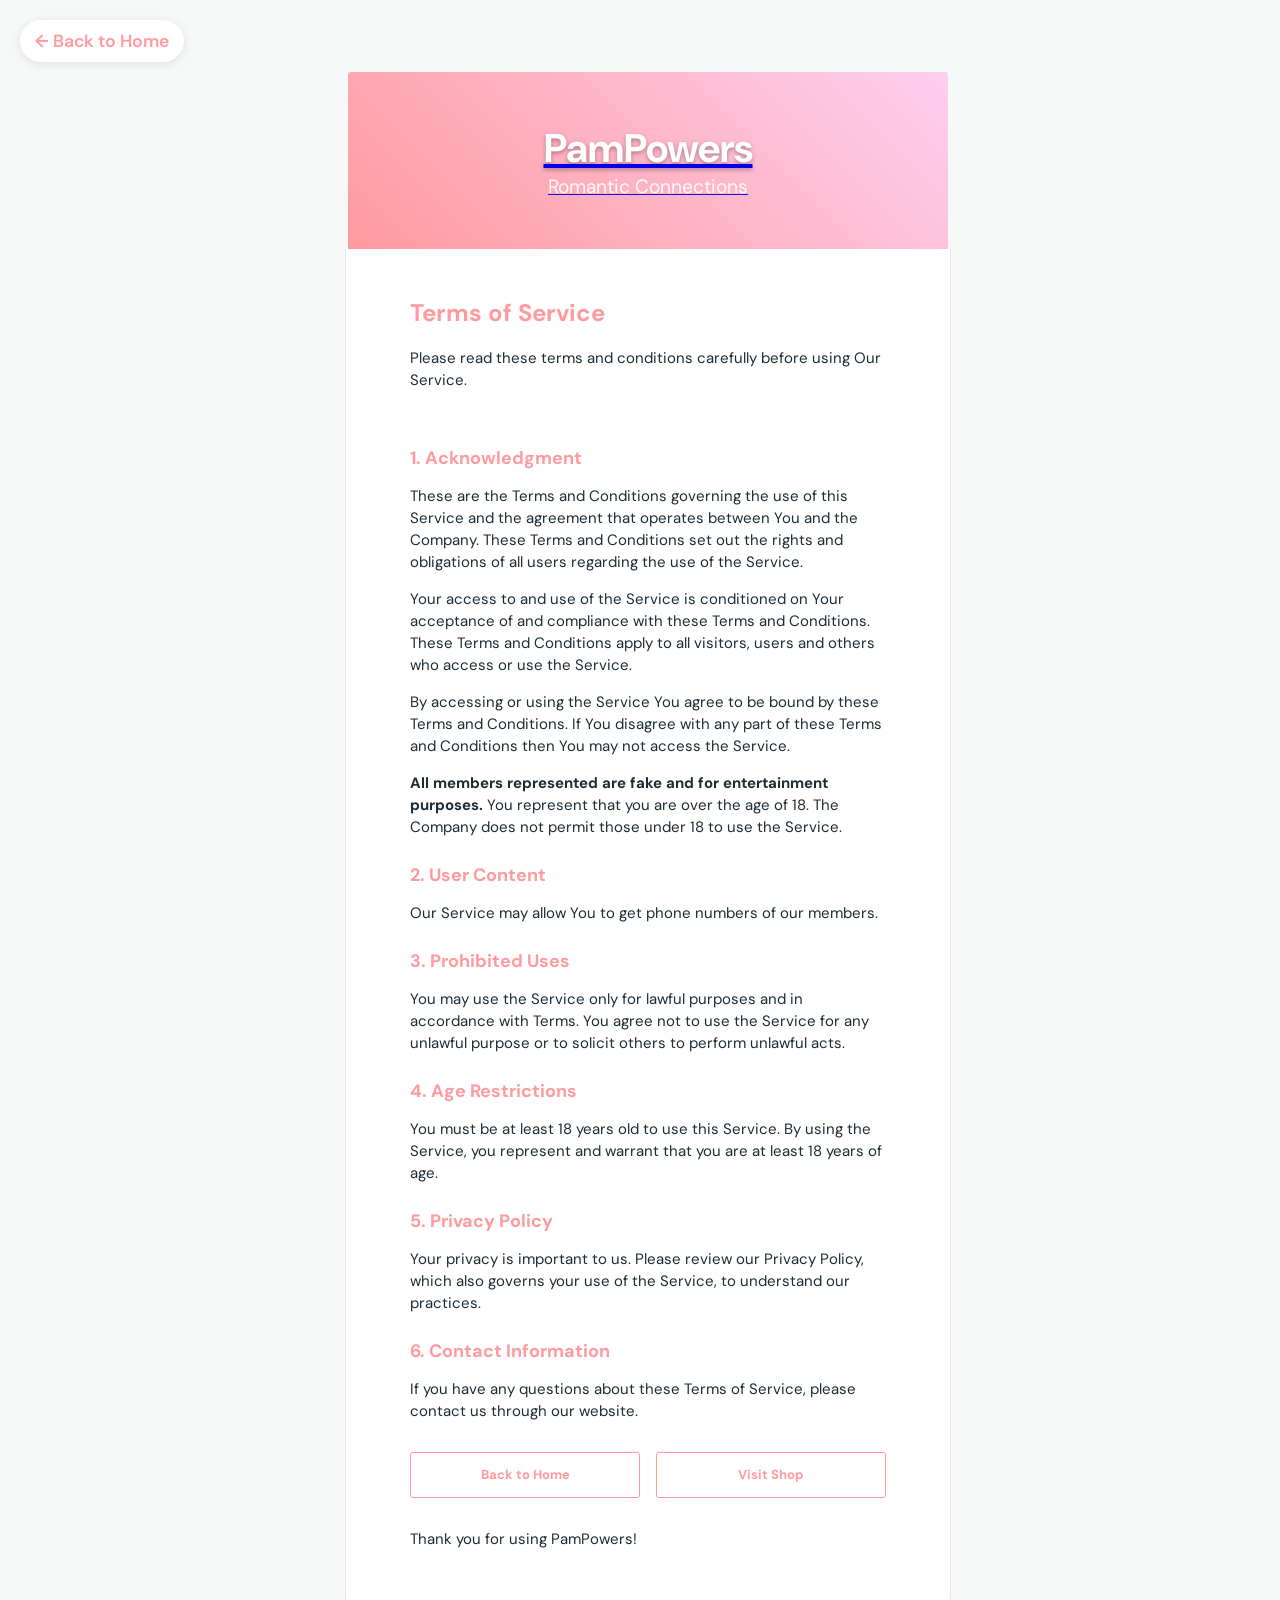
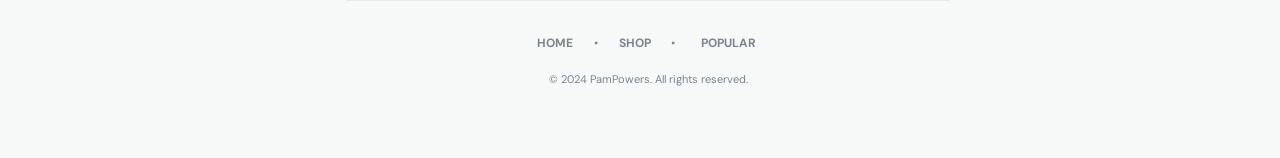
<file: terms.html>
<!DOCTYPE html>
<html lang="en">
<head>
    <meta charset="UTF-8">
    <meta name="viewport" content="width=device-width, initial-scale=1.0">
    <title>PamPowers - Terms of Service</title>
    <meta name="description" content="Read the official PamPowers Terms of Service covering eligibility, acceptable use, privacy, and other important legal information.">
    <meta name="robots" content="index, follow">
    <link rel="canonical" href="https://pampowers.com/terms.html">
    <meta property="og:type" content="website">
    <meta property="og:title" content="PamPowers - Terms of Service">
    <meta property="og:description" content="Understand how PamPowers works, your responsibilities as a user, and our commitments to you.">
    <meta property="og:image" content="https://pampowers.com/picos/2.webp">
    <meta property="og:url" content="https://pampowers.com/terms.html">
    <meta name="twitter:card" content="summary_large_image">
    <style type="text/css">
        p:first-of-type {margin-top:0 !important}
        p:last-of-type {margin-bottom:0 !important}
        a.btn:hover {background-color:#F7F8F8 !important}
        table#footer td a:link {color:#7B858B !important;font-weight:bold !important;text-decoration:none !important;font-size:12px !important}
        table#footer td a:visited {color:#7B858B !important;font-weight:bold !important;text-decoration:none !important;font-size:12px !important}
        table#footer td a:hover {color:#7B858B !important;font-weight:bold !important;text-decoration:none !important;font-size:12px !important}
        table#footer td a:active {color:#7B858B !important;font-weight:bold !important;text-decoration:none !important;font-size:12px !important}
        .back-link {
            position: fixed;
            top: 20px;
            left: 20px;
            color: #ff9a9e;
            text-decoration: none;
            font-size: 1.1rem;
            font-weight: 600;
            background: rgba(255, 255, 255, 0.9);
            padding: 10px 15px;
            border-radius: 25px;
            box-shadow: 0 2px 10px rgba(0,0,0,0.1);
            transition: all 0.3s ease;
        }
        .back-link:hover {
            background: #ff9a9e;
            color: white;
            transform: translateY(-2px);
        }
    </style>
    <style media="only screen and (max-width:600px)" type="text/css">
        table[class~="container"] {
            width: 100% !important;
        }
        .back-link {
            position: relative;
            display: inline-block;
            margin: 20px;
        }
    </style>
</head>

<link href="https://fonts.googleapis.com/css2?family=Cormorant+Garamond:ital,wght@0,700;0,800;0,900;1,700;1,800;1,900&family=DM+Sans:wght@400;500;600&display=swap" rel="stylesheet">
</head>

<body bgcolor="#F7F8F8" height="100% !important" style='-webkit-font-smoothing:antialiased; -webkit-text-size-adjust:none; width:100% !important; height:100% !important; font-family:"DM Sans", -apple-system, BlinkMacSystemFont, "Segoe UI", Arial, sans-serif; background-color:#F7F8F8' width="100% !important">
    <a href="Index.html" class="back-link">← Back to Home</a>
    
    <table cellpadding="0" cellspacing="0" class="container" id="container" style="margin:0 auto; width:600px" width="600">
        <tr>
            <td class="outer" style="vertical-align:top; padding:64px 10px">
                <table cellpadding="0" cellspacing="0" class="container" id="header" style="margin:0 auto; width:600px" width="600">
                    <tr>
                        <td align="center" bgcolor="#ff9a9e" style="vertical-align:top; background: linear-gradient(45deg, #ff9a9e, #fecfef); text-align:center; padding:50px; border-top-left-radius:3px; border-top-right-radius:3px">
                            <a href="Index.html" target="_blank" title="PamPowers">
                                <h1 style="color: white; font-size: 2.5rem; font-weight: bold; margin: 0; text-shadow: 0 2px 4px rgba(0,0,0,0.3);">PamPowers</h1>
                                <p style="color: white; font-size: 1.2rem; margin: 10px 0 0 0; opacity: 0.9;">Romantic Connections</p>
                            </a>
                        </td>
                    </tr>
                </table>
                <table cellpadding="0" cellspacing="0" class="container" id="body" style="margin:0 auto; width:600px" width="600">
                    <tr>
                        <td bgcolor="#fff" class="body" style="vertical-align:top; padding:50px 64px; border-left:1px solid #E6E8E9; border-right:1px solid #E6E8E9; border-bottom:1px solid #E6E8E9; background-color:#fff; border-bottom-left-radius:3px; border-bottom-right-radius:3px">
                            <table cellpadding="0" cellspacing="0" id="body-inner">
                                <tr>
                                    <td class="intro-copy" style="vertical-align:top; padding-bottom:30px">
                                        <h2 style="color:#ff9a9e; line-height:28px; margin:0 0 20px 0; font-size:24px; font-weight:bold">Terms of Service</h2>
                                        <p style="color:#1D2C36; line-height:22px; margin:20px 0; font-size:15px">Please read these terms and conditions carefully before using Our Service.</p>
                                    </td>
                                </tr>
                                <tr>
                                    <td class="content" style="vertical-align:top; padding-bottom:30px">
                                        <h3 style="color:#ff9a9e; line-height:24px; margin:25px 0 15px 0; font-size:18px; font-weight:bold">1. Acknowledgment</h3>
                                        <p style="color:#1D2C36; line-height:22px; margin:15px 0; font-size:15px">These are the Terms and Conditions governing the use of this Service and the agreement that operates between You and the Company. These Terms and Conditions set out the rights and obligations of all users regarding the use of the Service.</p>
                                        
                                        <p style="color:#1D2C36; line-height:22px; margin:15px 0; font-size:15px">Your access to and use of the Service is conditioned on Your acceptance of and compliance with these Terms and Conditions. These Terms and Conditions apply to all visitors, users and others who access or use the Service.</p>
                                        
                                        <p style="color:#1D2C36; line-height:22px; margin:15px 0; font-size:15px">By accessing or using the Service You agree to be bound by these Terms and Conditions. If You disagree with any part of these Terms and Conditions then You may not access the Service.</p>
                                        
                                        <p style="color:#1D2C36; line-height:22px; margin:15px 0; font-size:15px"><strong>All members represented are fake and for entertainment purposes.</strong> You represent that you are over the age of 18. The Company does not permit those under 18 to use the Service.</p>

                                        <h3 style="color:#ff9a9e; line-height:24px; margin:25px 0 15px 0; font-size:18px; font-weight:bold">2. User Content</h3>
                                        <p style="color:#1D2C36; line-height:22px; margin:15px 0; font-size:15px">Our Service may allow You to get phone numbers of our members.</p>

                                        <h3 style="color:#ff9a9e; line-height:24px; margin:25px 0 15px 0; font-size:18px; font-weight:bold">3. Prohibited Uses</h3>
                                        <p style="color:#1D2C36; line-height:22px; margin:15px 0; font-size:15px">You may use the Service only for lawful purposes and in accordance with Terms. You agree not to use the Service for any unlawful purpose or to solicit others to perform unlawful acts.</p>

                                        <h3 style="color:#ff9a9e; line-height:24px; margin:25px 0 15px 0; font-size:18px; font-weight:bold">4. Age Restrictions</h3>
                                        <p style="color:#1D2C36; line-height:22px; margin:15px 0; font-size:15px">You must be at least 18 years old to use this Service. By using the Service, you represent and warrant that you are at least 18 years of age.</p>

                                        <h3 style="color:#ff9a9e; line-height:24px; margin:25px 0 15px 0; font-size:18px; font-weight:bold">5. Privacy Policy</h3>
                                        <p style="color:#1D2C36; line-height:22px; margin:15px 0; font-size:15px">Your privacy is important to us. Please review our Privacy Policy, which also governs your use of the Service, to understand our practices.</p>

                                        <h3 style="color:#ff9a9e; line-height:24px; margin:25px 0 15px 0; font-size:18px; font-weight:bold">6. Contact Information</h3>
                                        <p style="color:#1D2C36; line-height:22px; margin:15px 0; font-size:15px">If you have any questions about these Terms of Service, please contact us through our website.</p>
                                    </td>
                                </tr>
                                <tr>
                                    <td class="buttons" style="vertical-align:top; padding-bottom:30px">
                                        <table cellpadding="0" cellspacing="0" id="buttons" style="width:100%" width="100%">
                                            <tr>
                                                <td align="center" class="home" style="vertical-align:top; text-align:center; padding-right:8px">
                                                    <a align="center" class="btn" height="44" href="Index.html" style="height:44px; line-height:44px; color:#ff9a9e !important; text-decoration:none; display:inline-block; width:228px; border:1px solid #ff9a9e; font-weight:bold; font-size:13px; border-radius:3px; text-align:center" title="Back to Home" width="228">Back to Home</a>
                                                </td>
                                                <td align="center" class="shop" style="vertical-align:top; text-align:center; padding-left:8px">
                                                    <a align="center" class="btn" height="44" href="Shop.html" style="height:44px; line-height:44px; color:#ff9a9e !important; text-decoration:none; display:inline-block; width:228px; border:1px solid #ff9a9e; font-weight:bold; font-size:13px; border-radius:3px; text-align:center" title="Visit Shop" width="228">Visit Shop</a>
                                                </td>
                                            </tr>
                                        </table>
                                    </td>
                                </tr>
                                <tr>
                                    <td class="outro-copy" style="vertical-align:top">
                                        <p style="color:#1D2C36; line-height:22px; margin:20px 0; font-size:15px">Thank you for using PamPowers!</p>
                                    </td>
                                </tr>
                            </table>
                        </td>
                    </tr>
                    <tr>
                        <td align="center" class="footer" style="vertical-align:top; padding-top:30px; text-align:center">
                            <table cellpadding="0" cellspacing="0" id="footer" style="width:250px; margin:0 auto" width="250">
                                <tr>
                                    <td align="center" style="text-align:center; color:#36454F; vertical-align:middle; padding:0 5px" valign="middle">
                                        <a href="Index.html" style="color:#7B858B !important; font-weight:bold; text-decoration:none; font-size:12px">HOME</a>
                                    </td>
                                    <td align="center" style="text-align:center; color:#36454F; vertical-align:middle; padding:0 5px">
                                        <span style="color:#7B858B; font-size:12px">•</span>
                                    </td>
                                    <td align="center" style="text-align:center; color:#36454F; vertical-align:middle; padding:0 5px">
                                        <a href="Shop.html" style="color:#7B858B !important; font-weight:bold; text-decoration:none; font-size:12px">SHOP</a>
                                    </td>
                                    <td align="center" style="text-align:center; color:#36454F; vertical-align:middle; padding:0 5px">
                                        <span style="color:#7B858B; font-size:12px">•</span>
                                    </td>
                                    <td align="center" style="text-align:center; color:#36454F; vertical-align:middle; padding:0 5px" valign="middle">
                                        <a href="popular.html" style="color:#7B858B !important; font-weight:bold; text-decoration:none; font-size:12px">POPULAR</a>
                                    </td>
                                </tr>
                                <tr>
                                    <td align="center" class="copyright" colspan="5" style="text-align:center; vertical-align:middle; padding:0 5px; font-size:11px; padding-top:20px; color:#7B858B">© 2024 PamPowers. All rights reserved.</td>
                                </tr>
                            </table>
                        </td>
                    </tr>
                </table>
            </td>
        </tr>
    </table>
</body>
</html>
</file>
<file: Style.css>
* {
	margin: 0;
	padding: 0;
	box-sizing: border-box;
	font-family: -apple-system, BlinkMacSystemFont, "Segoe UI", Roboto, sans-serif;
}

body {
	min-height: 100vh;
	display: flex;
	flex-direction: column;
	background-color: #f5f5f5;
	overflow: hidden;
    color: #130101;
}
.container {
    display: flex;
    height: 100vh;
    width: 100vw;
}
.dot {
	width: 12px;
	height: 12px;
	border-radius: 50%;
	background: rgba(8, 42, 123, 0.2);
	cursor: pointer;
	transition: all 0.3s ease;
}
.navbar {
    width: 15%;
    
	color: linear-gradient(#2c2d2e, #130101);
    height: 100vh;
    font-family: 'Franklin Gothic Medium', 'Arial Narrow', Arial, sans-serif;
    display: flex;
    font-weight: 100;
    flex-direction: column;
    align-items: flex-start;
    justify-content: flex-start;
    background-color: rgb(243, 178, 114);
    margin: 2px;
    padding: 2px;
    box-shadow: rgba(0, 0, 0, 0.1) 0px 4px 12px;
    box-shadow: rgba(0, 0, 0, 0.1) 0px 0px 5px 0px, rgba(0, 0, 0, 0.1) 0px 0px 1px 0px;
    border-radius: 2%;
}
.nav-buttons{
	color: linear-gradient(#2c2d2e, #130101);
	padding-top: 40%;


}
.member-info {
	text-align: center;
	margin-top: 40px;
	transition: all 0.5s ease-out;
} 
.white {
    width: 85%;
    height: 100vh;
    background-color: rgb(251, 233, 252);
    display: flex;
    flex-direction: column;
    align-items: center;
    justify-content: center;
}
.carousel-container {
	width: 100%;
	max-width: 1200px;
	height: 450px;
	position: relative;
	perspective: 1000px;
	margin-top: 80px;
}

.carousel-track {
	width: 100%;
	height: 100%;
	display: flex;
	justify-content: center;
	align-items: center;
	position: relative;
	transform-style: preserve-3d;
	transition: transform 0.8s cubic-bezier(0.25, 0.46, 0.45, 0.94);
}

.card {
	position: absolute;
	width: 280px;
	height: 380px;
	background: white;
	border-radius: 20px;
	overflow: hidden;
	box-shadow: 0 20px 40px rgba(0, 0, 0, 0.15);
	transition: all 0.8s cubic-bezier(0.25, 0.46, 0.45, 0.94);
	cursor: pointer;
}

.card img {
	width: 100%;
	height: 100%;
	object-fit: cover;
	transition: all 0.8s cubic-bezier(0.25, 0.46, 0.45, 0.94);
}

.card.center {
	z-index: 10;
	transform: scale(1.1) translateZ(0);
}

.card.center img {
	filter: none;
}

.card.left-2 {
	z-index: 1;
	transform: translateX(-400px) scale(0.8) translateZ(-300px);
	opacity: 0.7;
}

.card.left-2 img {
	filter: grayscale(100%);
}

.card.left-1 {
	z-index: 5;
	transform: translateX(-200px) scale(0.9) translateZ(-100px);
	opacity: 0.9;
}

.card.left-1 img {
	filter: grayscale(100%);
}

.card.right-1 {
	z-index: 5;
	transform: translateX(200px) scale(0.9) translateZ(-100px);
	opacity: 0.9;
}

.card.right-1 img {
	filter: grayscale(100%);
}

.card.right-2 {
	z-index: 1;
	transform: translateX(400px) scale(0.8) translateZ(-300px);
	opacity: 0.7;
}

.card.right-2 img {
	filter: grayscale(100%);
}

.card.hidden {
	opacity: 0;
	pointer-events: none;
}



.member-name {
	color: rgb(8, 42, 123);
	font-size: 2.5rem;
	font-weight: 700;
	margin-bottom: 10px;
	position: relative;
	display: inline-block;
}

.member-name::before,
.member-name::after {
	content: "";
	position: absolute;
	top: 100%;
	width: 100px;
	height: 2px;
	background: rgb(8, 42, 123);
}

.member-name::before {
	left: -120px;
}

.member-name::after {
	right: -120px;
}

.member-role {
	color: #848696;
	font-size: 1.5rem;
	font-weight: 500;
	opacity: 0.8;
	text-transform: uppercase;
	letter-spacing: 0.1em;
	padding: 10px 0;
	margin-top: -15px;
	position: relative;
}
.dots {
	display: flex;
	justify-content: center;
	gap: 10px;
	margin-top: 60px;
}



.dot.active {
	background: rgb(8, 42, 123);
	transform: scale(1.2);
}

.nav-arrow {
	position: absolute;
	top: 50%;
	transform: translateY(-50%);
	background: rgba(8, 42, 123, 0.6);
	color: white;
	width: 40px;
	height: 40px;
	border-radius: 50%;
	display: flex;
	align-items: center;
	justify-content: center;
	cursor: pointer;
	z-index: 20;
	transition: all 0.3s ease;
	font-size: 1.5rem;
	border: none;
	outline: none;
	padding-bottom: 4px;
}

.nav-arrow:hover {
	background: rgba(0, 0, 0, 0.8);
	transform: translateY(-50%) scale(1.1);
}

.nav-arrow.left {
	left: 20px;
	padding-right: 3px;
}

.nav-arrow.right {
	right: 20px;
	padding-left: 3px;
}

@media (max-width: 768px) {
	.about-title {
		font-size: 4.5rem;
	}

	.card {
		width: 200px;
		height: 280px;
	}

	.card.left-2 {
		transform: translateX(-250px) scale(0.8) translateZ(-300px);
	}

	.card.left-1 {
		transform: translateX(-120px) scale(0.9) translateZ(-100px);
	}

	.card.right-1 {
		transform: translateX(120px) scale(0.9) translateZ(-100px);
	}

	.card.right-2 {
		transform: translateX(250px) scale(0.8) translateZ(-300px);
	}

	.member-name {
		font-size: 2rem;
	}

	.member-role {
		font-size: 1.2rem;
	}

	.member-name::before,
	.member-name::after {
		width: 50px;
	}

	.member-name::before {
		left: -70px;
	}

	.member-name::after {
		right: -70px;
	}
}

.logo {
    font-size: 1.2rem;
    font-weight: bold;
	color: rgb(8, 42, 123);
    padding-left: 0;
}

.nav-links {
    list-style: none;
    padding: 0;
    margin: 0;
	color: rgb(8, 42, 123);
}

.nav-footer {
    align-items: center;
    position: absolute;
    font-family: 'Trebuchet MS', 'Lucida Sans Unicode', 'Lucida Grande', 'Lucida Sans', Arial, sans-serif;
    color: rgb(8, 42, 123);
    padding-top: 2px;
    font-weight: 300;
    margin-top: 44%;
    padding-bottom: 2%;
    width: 12%;
}
.nav-button{
    padding: 2px;
}

.h51{
    color: #130101;
    font-family: Impact, Haettenschweiler, 'Arial Narrow Bold', sans-serif;
    font-size: 1.2rem;
}

#A1 {
    color: #bd1d1d;
    font-size: 1.1rem;
    font-weight: 600;
    

}
#A2 {
    color: #bd1d1d;
    font-size: 1.1rem;
    margin: 2px 2px 2px 2px;
 
}

#A3 {
    color: #bd1d1d;
    font-size: 1.1rem;
    margin: 2px 2px 2px 2px;
}

#A4 {
    color: #bd1d1d;
    font-size: 1.1rem;
    margin: 2px 2px 2px 2px;
}


#A5 {
    color: #bd1d1d;
    font-size: 1.1rem;
    margin: 2px 2px 2px 2px;
}

#A6 {
    color: #bd1d1d;
    font-size: 1.1rem;
    margin: 2px 2px 2px 2px;
}
</file>
